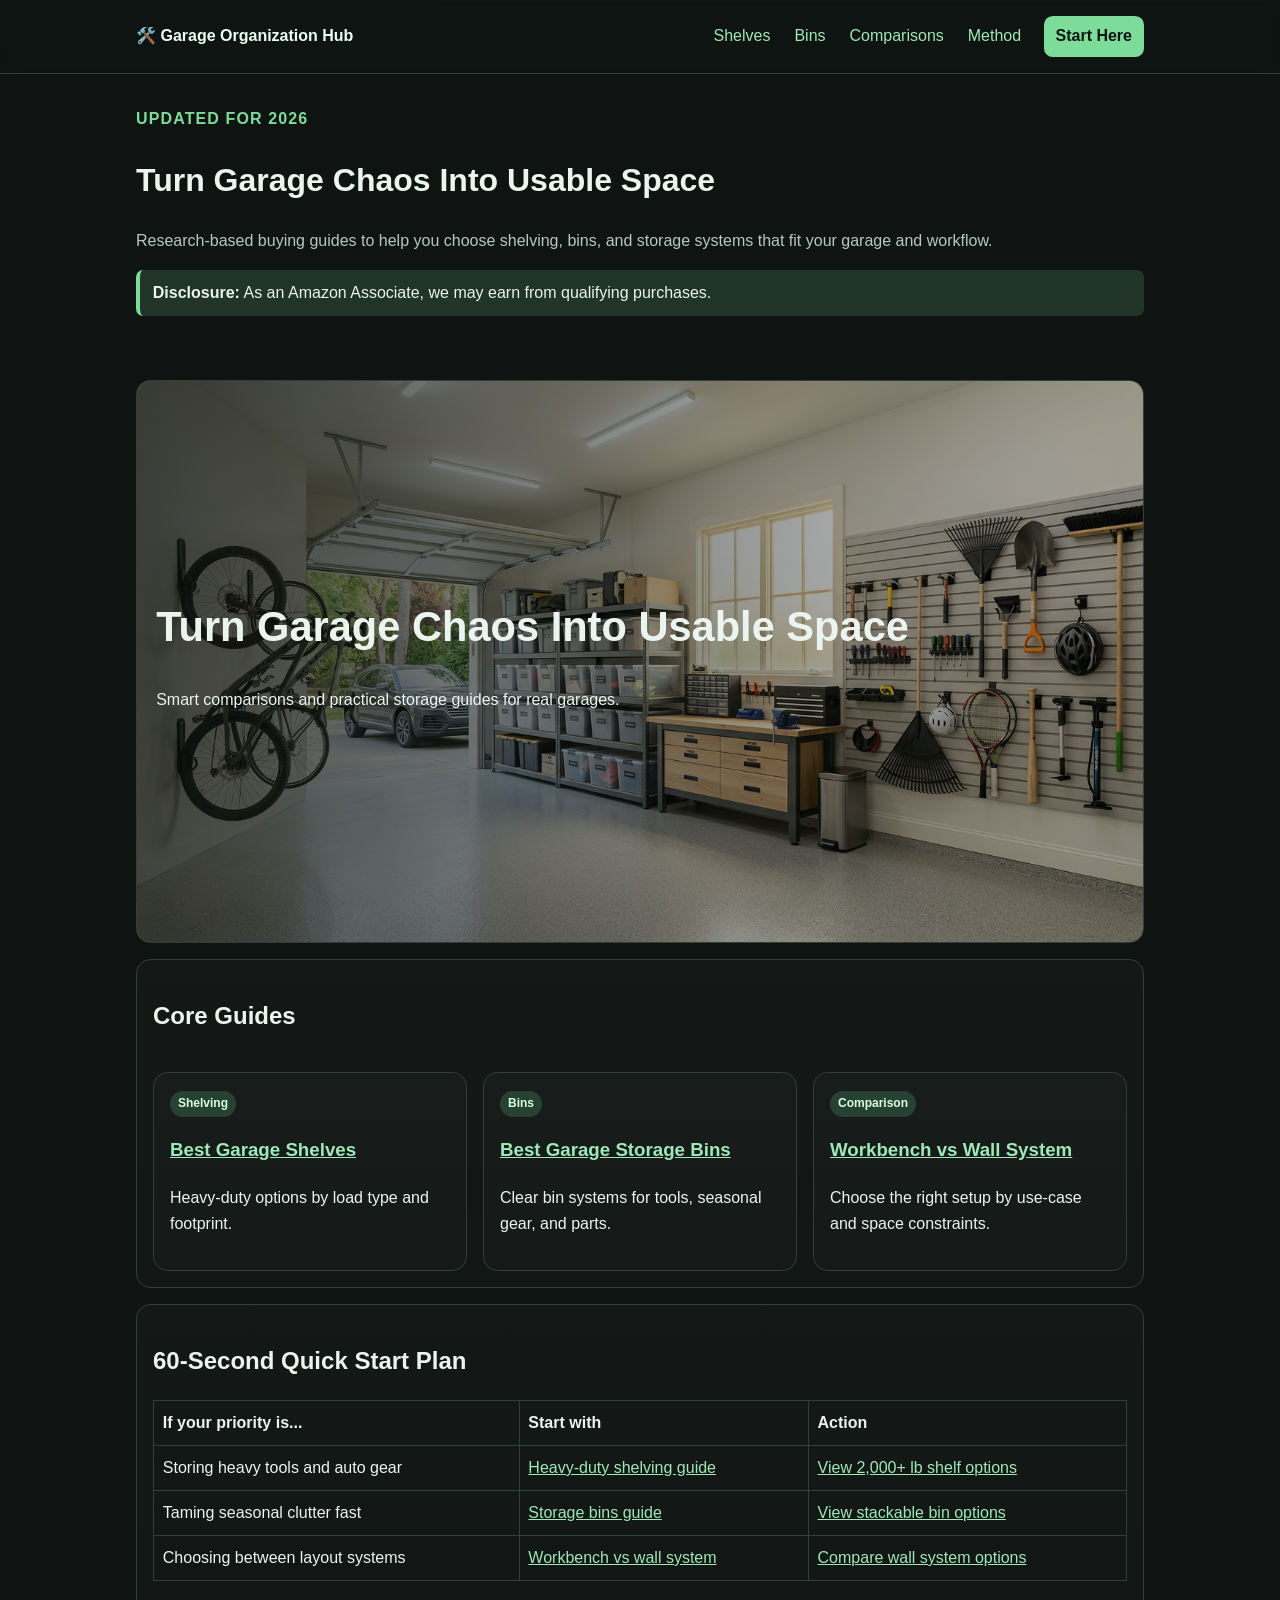
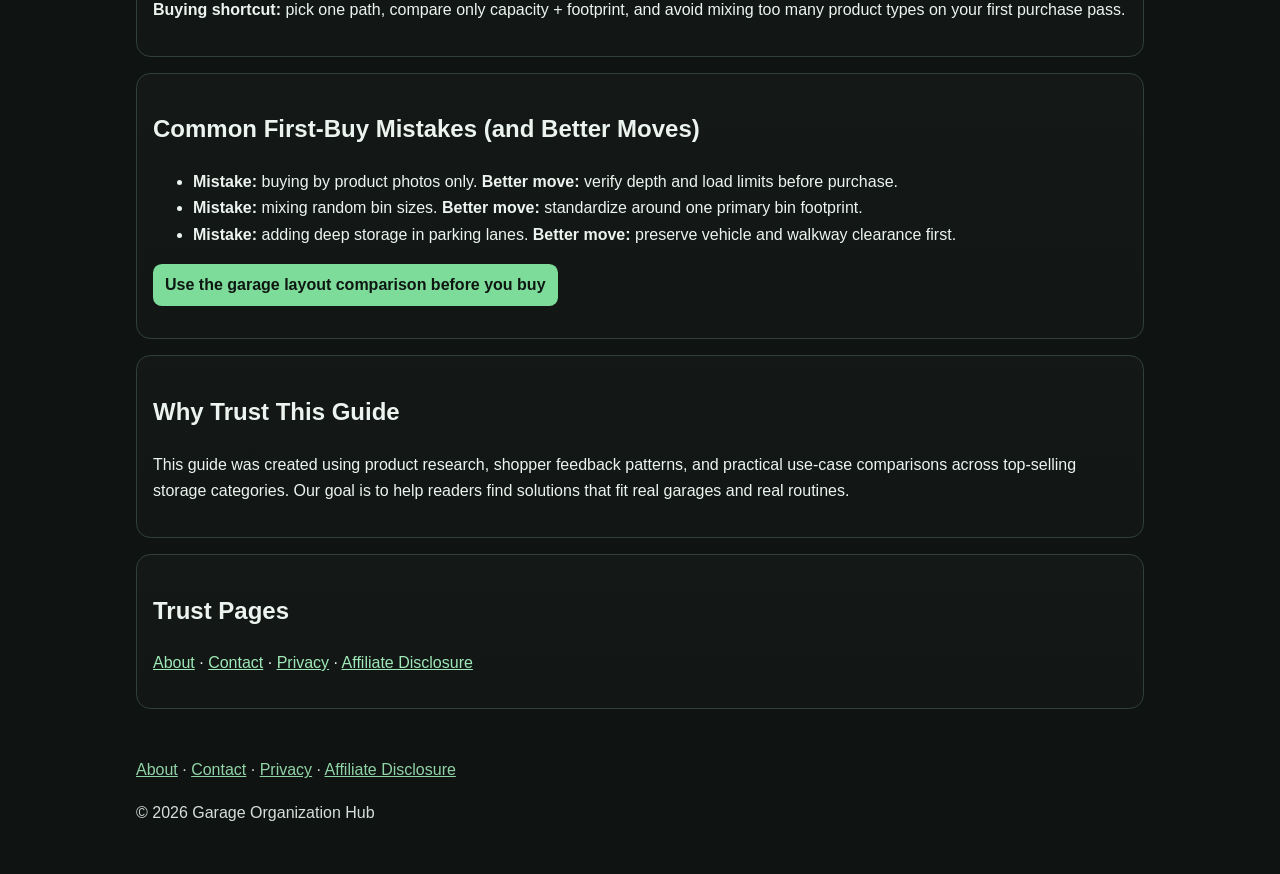
<file: index.html>
<!doctype html><html lang="en"><head>
<meta charset="utf-8"><meta name="viewport" content="width=device-width, initial-scale=1">
<title>Garage Organization Hub (2026) – Smarter Storage Ideas</title>
<meta name="description" content="Compare practical garage storage solutions including shelves, bins, and wall systems. Build an organized garage with buyer-focused recommendations.">
<link rel="canonical" href="https://virtualecommerceinc.com/Garage-organization/">
<link rel="stylesheet" href="styles.css">
<!-- Google tag (gtag.js) -->
<script async src="https://www.googletagmanager.com/gtag/js?id=G-3Q57QH82ZM"></script>
<script>
 window.dataLayer = window.dataLayer || [];
 function gtag(){dataLayer.push(arguments);} 
 gtag("js", new Date());
 gtag("config", "G-3Q57QH82ZM");
</script>
<script type="application/ld+json">{"@context":"https://schema.org","@type":"WebSite","name":"Garage Organization Hub","url":"https://virtualecommerceinc.com/Garage-organization/"}</script>
<script type="application/ld+json">{"@context":"https://schema.org","@type":"Organization","name":"Garage Organization Hub","url":"https://virtualecommerceinc.com/Garage-organization/"}</script>
<script type="application/ld+json">{"@context":"https://schema.org","@type":"FAQPage","mainEntity":[{"@type":"Question","name":"What should I buy first to organize a garage quickly?","acceptedAnswer":{"@type":"Answer","text":"For most garages, start with a heavy-duty shelf or wall shelf for vertical storage, then add matching bins so items are grouped and labeled."}},{"@type":"Question","name":"Should I prioritize shelves, bins, or wall systems?","acceptedAnswer":{"@type":"Answer","text":"Prioritize shelves for high-capacity storage, bins for repeatable categorization, and wall systems when floor space is limited."}},{"@type":"Question","name":"How do I avoid buying the wrong storage setup?","acceptedAnswer":{"@type":"Answer","text":"Choose by garage constraints first: available depth, load weight, and parking clearance. Then compare only options that match those limits."}}]}</script>
</head><body>
<div class="top-nav-wrap"><div class="wrap top-nav"><a class="brand" href="index.html">🛠️ Garage Organization Hub</a><nav class="top-links"><a href="best-garage-shelves.html">Shelves</a><a href="best-garage-storage-bins.html">Bins</a><a href="workbench-vs-wall-system.html">Comparisons</a><a href="about.html">Method</a></nav><a class="top-cta" href="best-garage-shelves.html">Start Here</a></div></div>
<header class="wrap hero"><p class="eyebrow">Updated for 2026</p><h1>Turn Garage Chaos Into Usable Space</h1><p class="sub">Research-based buying guides to help you choose shelving, bins, and storage systems that fit your garage and workflow.</p><p class="disclosure"><strong>Disclosure:</strong> As an Amazon Associate, we may earn from qualifying purchases.</p></header>
<main class="wrap">
<section class="hero-banner"><img src="assets/garage_hero.png" alt="Organized garage with shelving and storage bins" loading="eager" /><div class="hero-overlay"><h1>Turn Garage Chaos Into Usable Space</h1><p>Smart comparisons and practical storage guides for real garages.</p></div></section>
<section class="panel"><h2>Core Guides</h2><div class="grid"><article class="card"><span class="badge">Shelving</span><h3><a href="best-garage-shelves.html">Best Garage Shelves</a></h3><p>Heavy-duty options by load type and footprint.</p></article><article class="card"><span class="badge">Bins</span><h3><a href="best-garage-storage-bins.html">Best Garage Storage Bins</a></h3><p>Clear bin systems for tools, seasonal gear, and parts.</p></article><article class="card"><span class="badge">Comparison</span><h3><a href="workbench-vs-wall-system.html">Workbench vs Wall System</a></h3><p>Choose the right setup by use-case and space constraints.</p></article></div></section>

<section class="panel"><h2>60-Second Quick Start Plan</h2>
<table><thead><tr><th>If your priority is...</th><th>Start with</th><th>Action</th></tr></thead><tbody>
<tr><td>Storing heavy tools and auto gear</td><td><a href="best-garage-shelves.html">Heavy-duty shelving guide</a></td><td><a rel="nofollow sponsored" href="https://www.amazon.com/s?k=garage+shelving+2000+lb+capacity&tag=garageorg-20">View 2,000+ lb shelf options</a></td></tr>
<tr><td>Taming seasonal clutter fast</td><td><a href="best-garage-storage-bins.html">Storage bins guide</a></td><td><a rel="nofollow sponsored" href="https://www.amazon.com/s?k=heavy+duty+stackable+storage+bins+with+lids&tag=garageorg-20">View stackable bin options</a></td></tr>
<tr><td>Choosing between layout systems</td><td><a href="workbench-vs-wall-system.html">Workbench vs wall system</a></td><td><a rel="nofollow sponsored" href="https://www.amazon.com/s?k=garage+wall+organization+system&tag=garageorg-20">Compare wall system options</a></td></tr>
</tbody></table>
<p><strong>Buying shortcut:</strong> pick one path, compare only capacity + footprint, and avoid mixing too many product types on your first purchase pass.</p>
</section>

<section class="panel"><h2>Common First-Buy Mistakes (and Better Moves)</h2>
<ul>
<li><strong>Mistake:</strong> buying by product photos only. <strong>Better move:</strong> verify depth and load limits before purchase.</li>
<li><strong>Mistake:</strong> mixing random bin sizes. <strong>Better move:</strong> standardize around one primary bin footprint.</li>
<li><strong>Mistake:</strong> adding deep storage in parking lanes. <strong>Better move:</strong> preserve vehicle and walkway clearance first.</li>
</ul>
<p><a class="cta-btn" href="workbench-vs-wall-system.html">Use the garage layout comparison before you buy</a></p>
</section>

<section class="panel"><h2>Why Trust This Guide</h2><p>This guide was created using product research, shopper feedback patterns, and practical use-case comparisons across top-selling storage categories. Our goal is to help readers find solutions that fit real garages and real routines.</p></section>
<section class="panel"><h2>Trust Pages</h2><p><a href="about.html">About</a> · <a href="contact.html">Contact</a> · <a href="privacy.html">Privacy</a> · <a href="affiliate-disclosure.html">Affiliate Disclosure</a></p></section>
</main><footer class="wrap footer">
  <p><a href="about.html">About</a> · <a href="contact.html">Contact</a> · <a href="privacy.html">Privacy</a> · <a href="affiliate-disclosure.html">Affiliate Disclosure</a></p>
  <p>© 2026 Garage Organization Hub</p>
</footer>
</body></html>
</file>
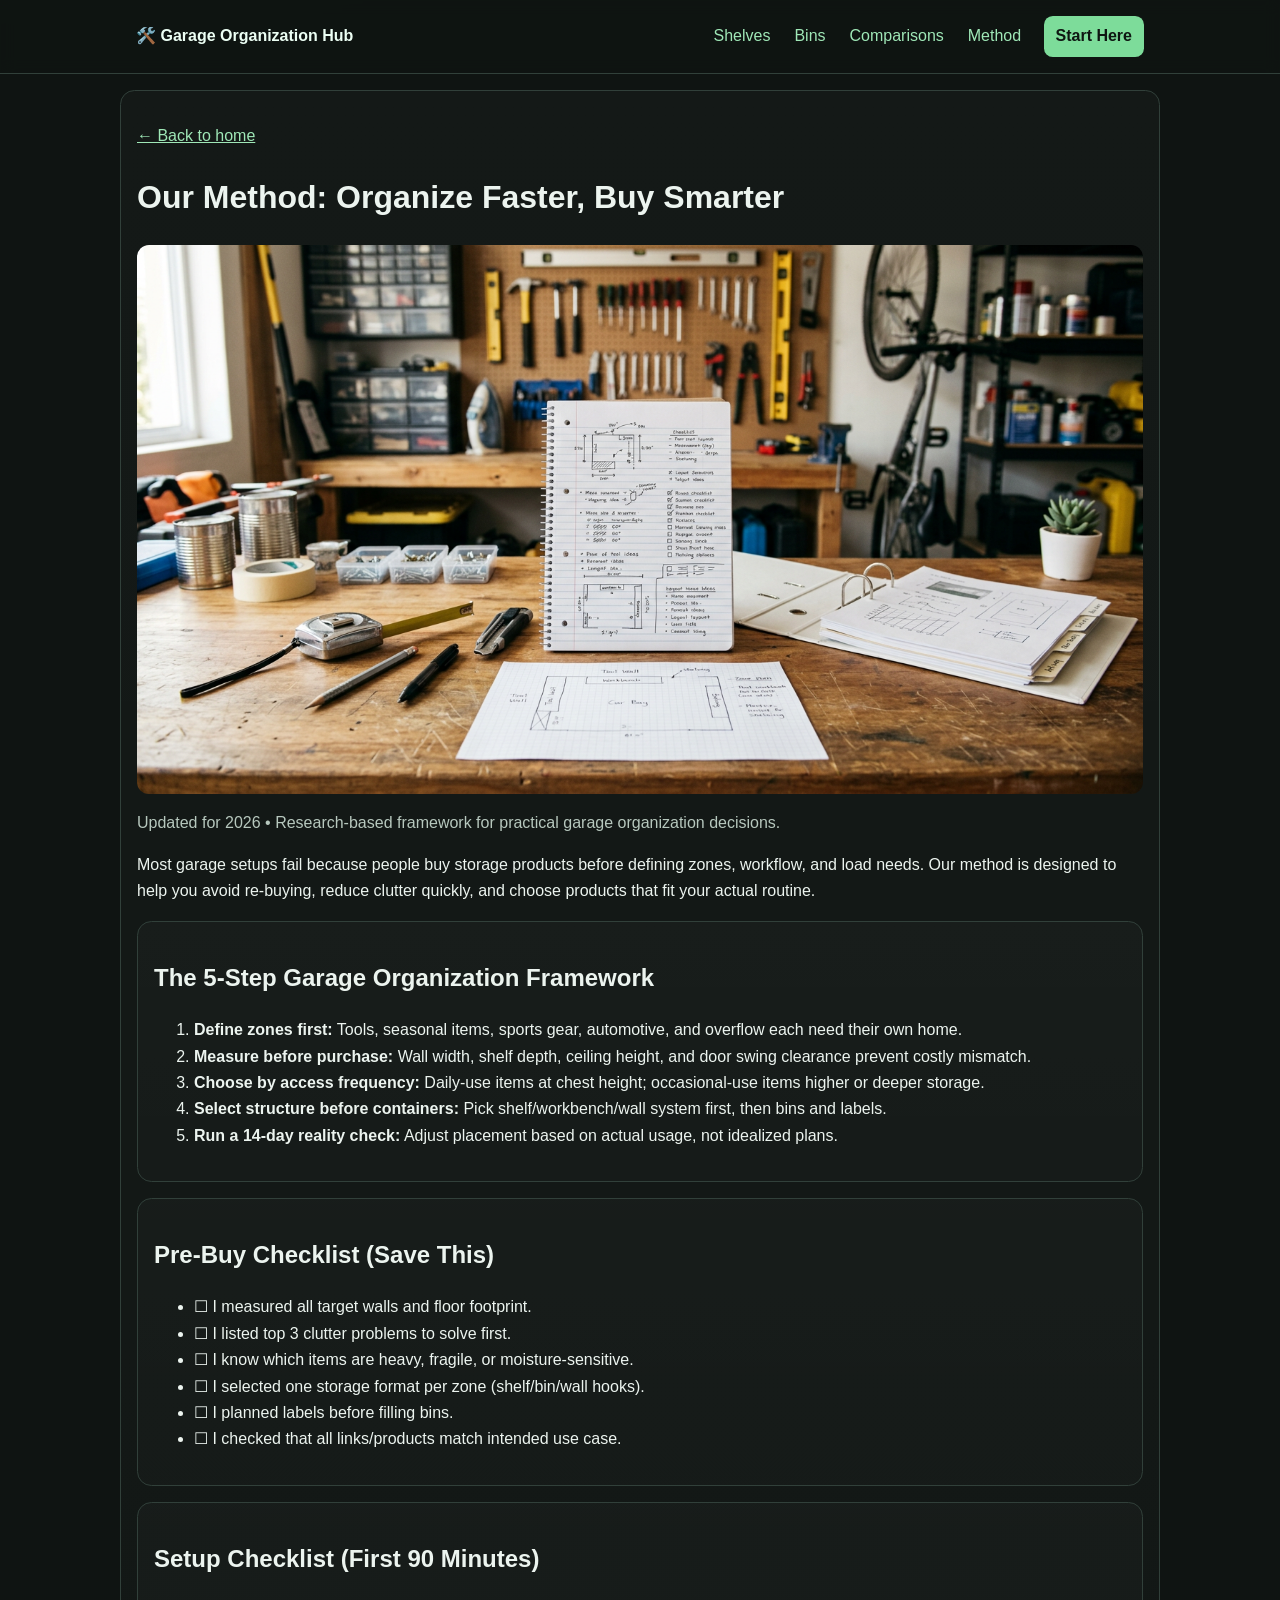
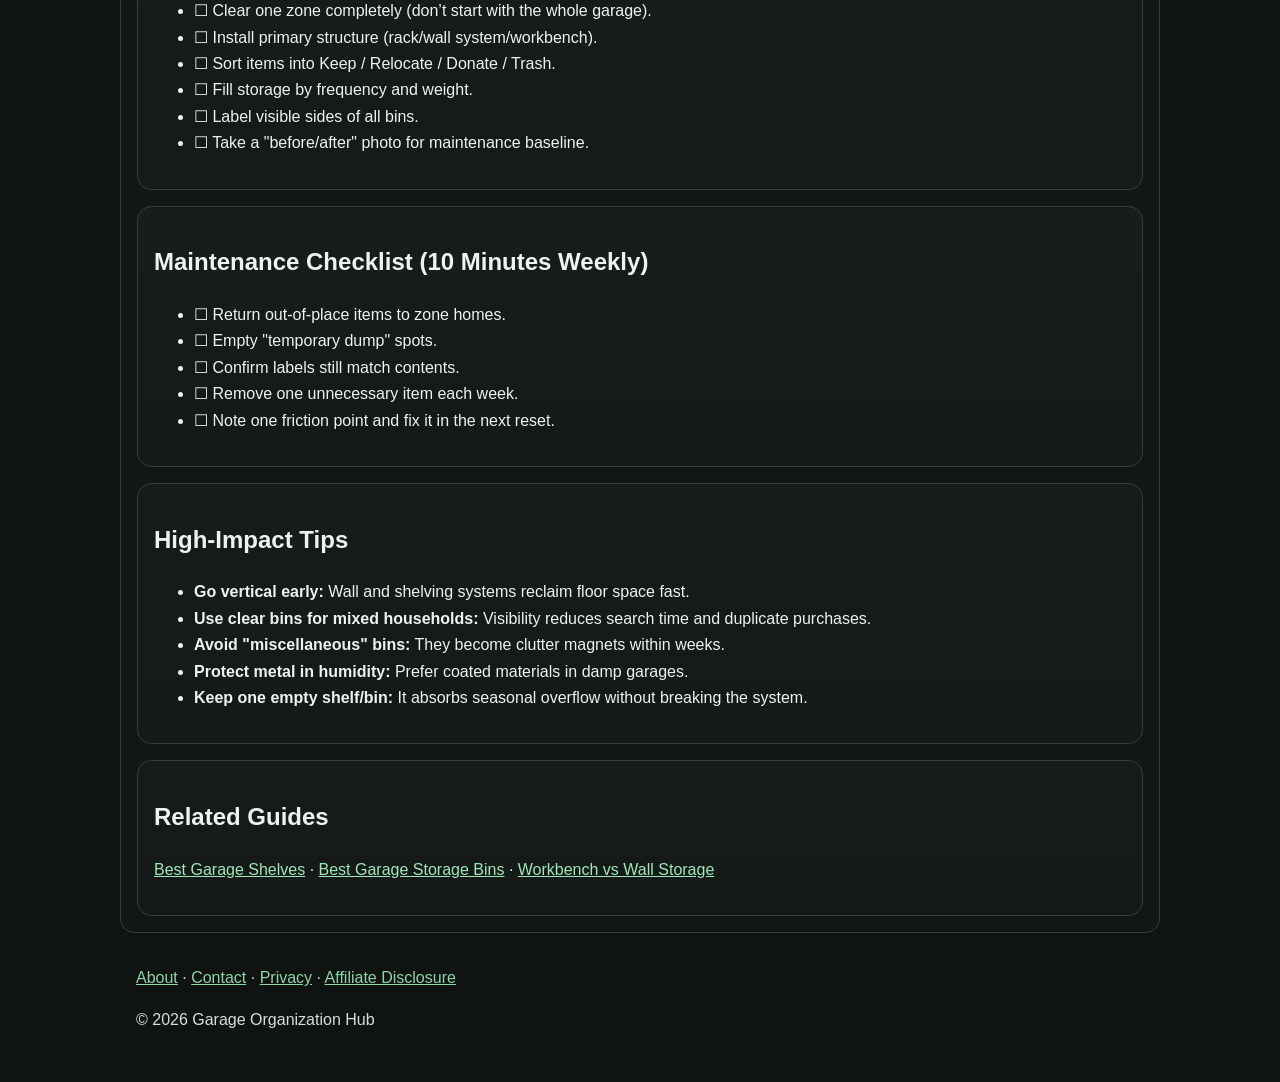
<file: about.html>
<!doctype html><html lang="en"><head><meta charset="utf-8"><meta name="viewport" content="width=device-width, initial-scale=1">
<title>Method Page (2026) – How We Build Better Garage Systems</title>
<meta name="description" content="Learn the Garage Organization Hub method: practical planning framework, checklists, and implementation tips to organize any garage with less trial and error.">
<link rel="canonical" href="https://virtualecommerceinc.com/Garage-organization/about.html"><link rel="stylesheet" href="styles.css">
<!-- Google tag (gtag.js) -->
<script async src="https://www.googletagmanager.com/gtag/js?id=G-3Q57QH82ZM"></script>
<script>
 window.dataLayer = window.dataLayer || [];
 function gtag(){dataLayer.push(arguments);} 
 gtag("js", new Date());
 gtag("config", "G-3Q57QH82ZM");
</script>
<script type="application/ld+json">{"@context":"https://schema.org","@type":"BreadcrumbList","itemListElement":[{"@type":"ListItem","position":1,"name":"Home","item":"https://virtualecommerceinc.com/Garage-organization/"},{"@type":"ListItem","position":2,"name":"Method","item":"https://virtualecommerceinc.com/Garage-organization/about.html"}]}</script>
</head><body><div class="top-nav-wrap"><div class="wrap top-nav"><a class="brand" href="index.html">🛠️ Garage Organization Hub</a><nav class="top-links"><a href="best-garage-shelves.html">Shelves</a><a href="best-garage-storage-bins.html">Bins</a><a href="workbench-vs-wall-system.html">Comparisons</a><a href="about.html">Method</a></nav><a class="top-cta" href="best-garage-shelves.html">Start Here</a></div></div>
<main class="wrap content"><p><a href="index.html">← Back to home</a></p><h1>Our Method: Organize Faster, Buy Smarter</h1>
<section class="guide-hero"><img src="assets/garage_about.png" alt="Garage planning desk with checklist and storage layout notes" loading="lazy" /></section>

<p class="sub">Updated for 2026 • Research-based framework for practical garage organization decisions.</p>
<p>Most garage setups fail because people buy storage products before defining zones, workflow, and load needs. Our method is designed to help you avoid re-buying, reduce clutter quickly, and choose products that fit your actual routine.</p>

<section class="panel">
  <h2>The 5-Step Garage Organization Framework</h2>
  <ol>
    <li><strong>Define zones first:</strong> Tools, seasonal items, sports gear, automotive, and overflow each need their own home.</li>
    <li><strong>Measure before purchase:</strong> Wall width, shelf depth, ceiling height, and door swing clearance prevent costly mismatch.</li>
    <li><strong>Choose by access frequency:</strong> Daily-use items at chest height; occasional-use items higher or deeper storage.</li>
    <li><strong>Select structure before containers:</strong> Pick shelf/workbench/wall system first, then bins and labels.</li>
    <li><strong>Run a 14-day reality check:</strong> Adjust placement based on actual usage, not idealized plans.</li>
  </ol>
</section>

<section class="panel">
  <h2>Pre-Buy Checklist (Save This)</h2>
  <ul>
    <li>☐ I measured all target walls and floor footprint.</li>
    <li>☐ I listed top 3 clutter problems to solve first.</li>
    <li>☐ I know which items are heavy, fragile, or moisture-sensitive.</li>
    <li>☐ I selected one storage format per zone (shelf/bin/wall hooks).</li>
    <li>☐ I planned labels before filling bins.</li>
    <li>☐ I checked that all links/products match intended use case.</li>
  </ul>
</section>

<section class="panel">
  <h2>Setup Checklist (First 90 Minutes)</h2>
  <ul>
    <li>☐ Clear one zone completely (don’t start with the whole garage).</li>
    <li>☐ Install primary structure (rack/wall system/workbench).</li>
    <li>☐ Sort items into Keep / Relocate / Donate / Trash.</li>
    <li>☐ Fill storage by frequency and weight.</li>
    <li>☐ Label visible sides of all bins.</li>
    <li>☐ Take a "before/after" photo for maintenance baseline.</li>
  </ul>
</section>

<section class="panel">
  <h2>Maintenance Checklist (10 Minutes Weekly)</h2>
  <ul>
    <li>☐ Return out-of-place items to zone homes.</li>
    <li>☐ Empty "temporary dump" spots.</li>
    <li>☐ Confirm labels still match contents.</li>
    <li>☐ Remove one unnecessary item each week.</li>
    <li>☐ Note one friction point and fix it in the next reset.</li>
  </ul>
</section>

<section class="panel">
  <h2>High-Impact Tips</h2>
  <ul>
    <li><strong>Go vertical early:</strong> Wall and shelving systems reclaim floor space fast.</li>
    <li><strong>Use clear bins for mixed households:</strong> Visibility reduces search time and duplicate purchases.</li>
    <li><strong>Avoid "miscellaneous" bins:</strong> They become clutter magnets within weeks.</li>
    <li><strong>Protect metal in humidity:</strong> Prefer coated materials in damp garages.</li>
    <li><strong>Keep one empty shelf/bin:</strong> It absorbs seasonal overflow without breaking the system.</li>
  </ul>
</section>

<section class="panel">
  <h2>Related Guides</h2>
  <p><a href="best-garage-shelves.html">Best Garage Shelves</a> · <a href="best-garage-storage-bins.html">Best Garage Storage Bins</a> · <a href="workbench-vs-wall-system.html">Workbench vs Wall Storage</a></p>
</section>
</main>
<footer class="wrap footer">
  <p><a href="about.html">About</a> · <a href="contact.html">Contact</a> · <a href="privacy.html">Privacy</a> · <a href="affiliate-disclosure.html">Affiliate Disclosure</a></p>
  <p>© 2026 Garage Organization Hub</p>
</footer>
</body></html>
</file>
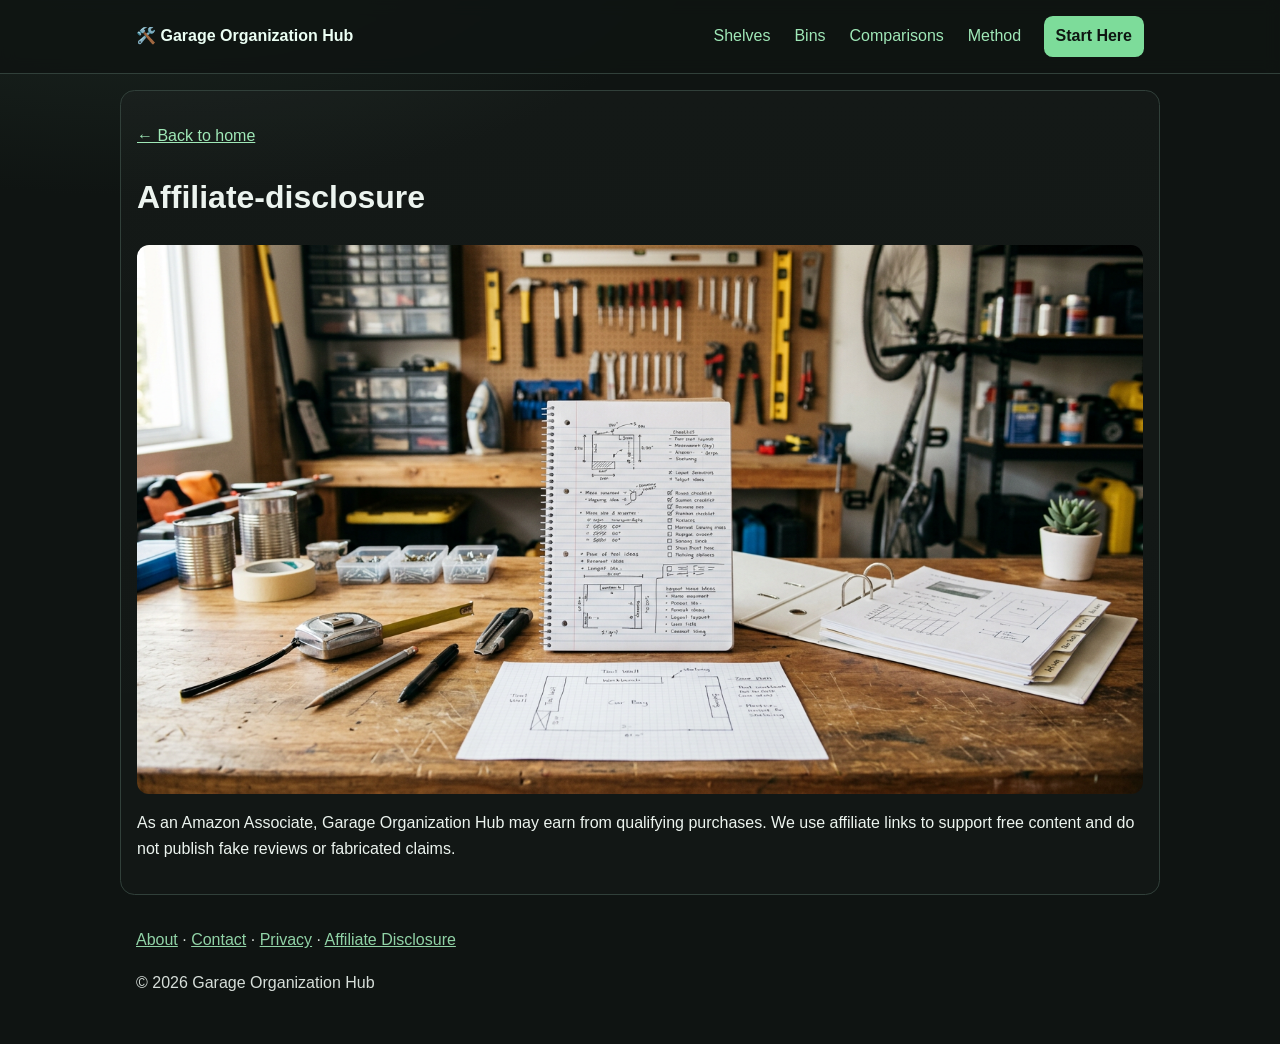
<file: affiliate-disclosure.html>
<!doctype html><html lang="en"><head><meta charset="utf-8"><meta name="viewport" content="width=device-width, initial-scale=1">
<title>Affiliate-disclosure | Garage Organization Hub</title>
<meta name="description" content="Affiliate-disclosure information for Garage Organization Hub.">
<link rel="canonical" href="https://virtualecommerceinc.com/Garage-organization/affiliate-disclosure.html"><link rel="stylesheet" href="styles.css"><!-- Google tag (gtag.js) -->
<script async src="https://www.googletagmanager.com/gtag/js?id=G-3Q57QH82ZM"></script>
<script>
 window.dataLayer = window.dataLayer || [];
 function gtag(){dataLayer.push(arguments);} 
 gtag("js", new Date());
 gtag("config", "G-3Q57QH82ZM");
</script>
</head><body><div class="top-nav-wrap"><div class="wrap top-nav"><a class="brand" href="index.html">🛠️ Garage Organization Hub</a><nav class="top-links"><a href="best-garage-shelves.html">Shelves</a><a href="best-garage-storage-bins.html">Bins</a><a href="workbench-vs-wall-system.html">Comparisons</a><a href="about.html">Method</a></nav><a class="top-cta" href="best-garage-shelves.html">Start Here</a></div></div><main class="wrap content"><p><a href="index.html">← Back to home</a></p><h1>Affiliate-disclosure</h1>
<section class="guide-hero"><img src="assets/garage_about.png" alt="affiliate disclosure page visual" loading="lazy" /></section>
<p>As an Amazon Associate, Garage Organization Hub may earn from qualifying purchases. We use affiliate links to support free content and do not publish fake reviews or fabricated claims.</p></main>
<footer class="wrap footer">
  <p><a href="about.html">About</a> · <a href="contact.html">Contact</a> · <a href="privacy.html">Privacy</a> · <a href="affiliate-disclosure.html">Affiliate Disclosure</a></p>
  <p>© 2026 Garage Organization Hub</p>
</footer>
</body></html>
</file>
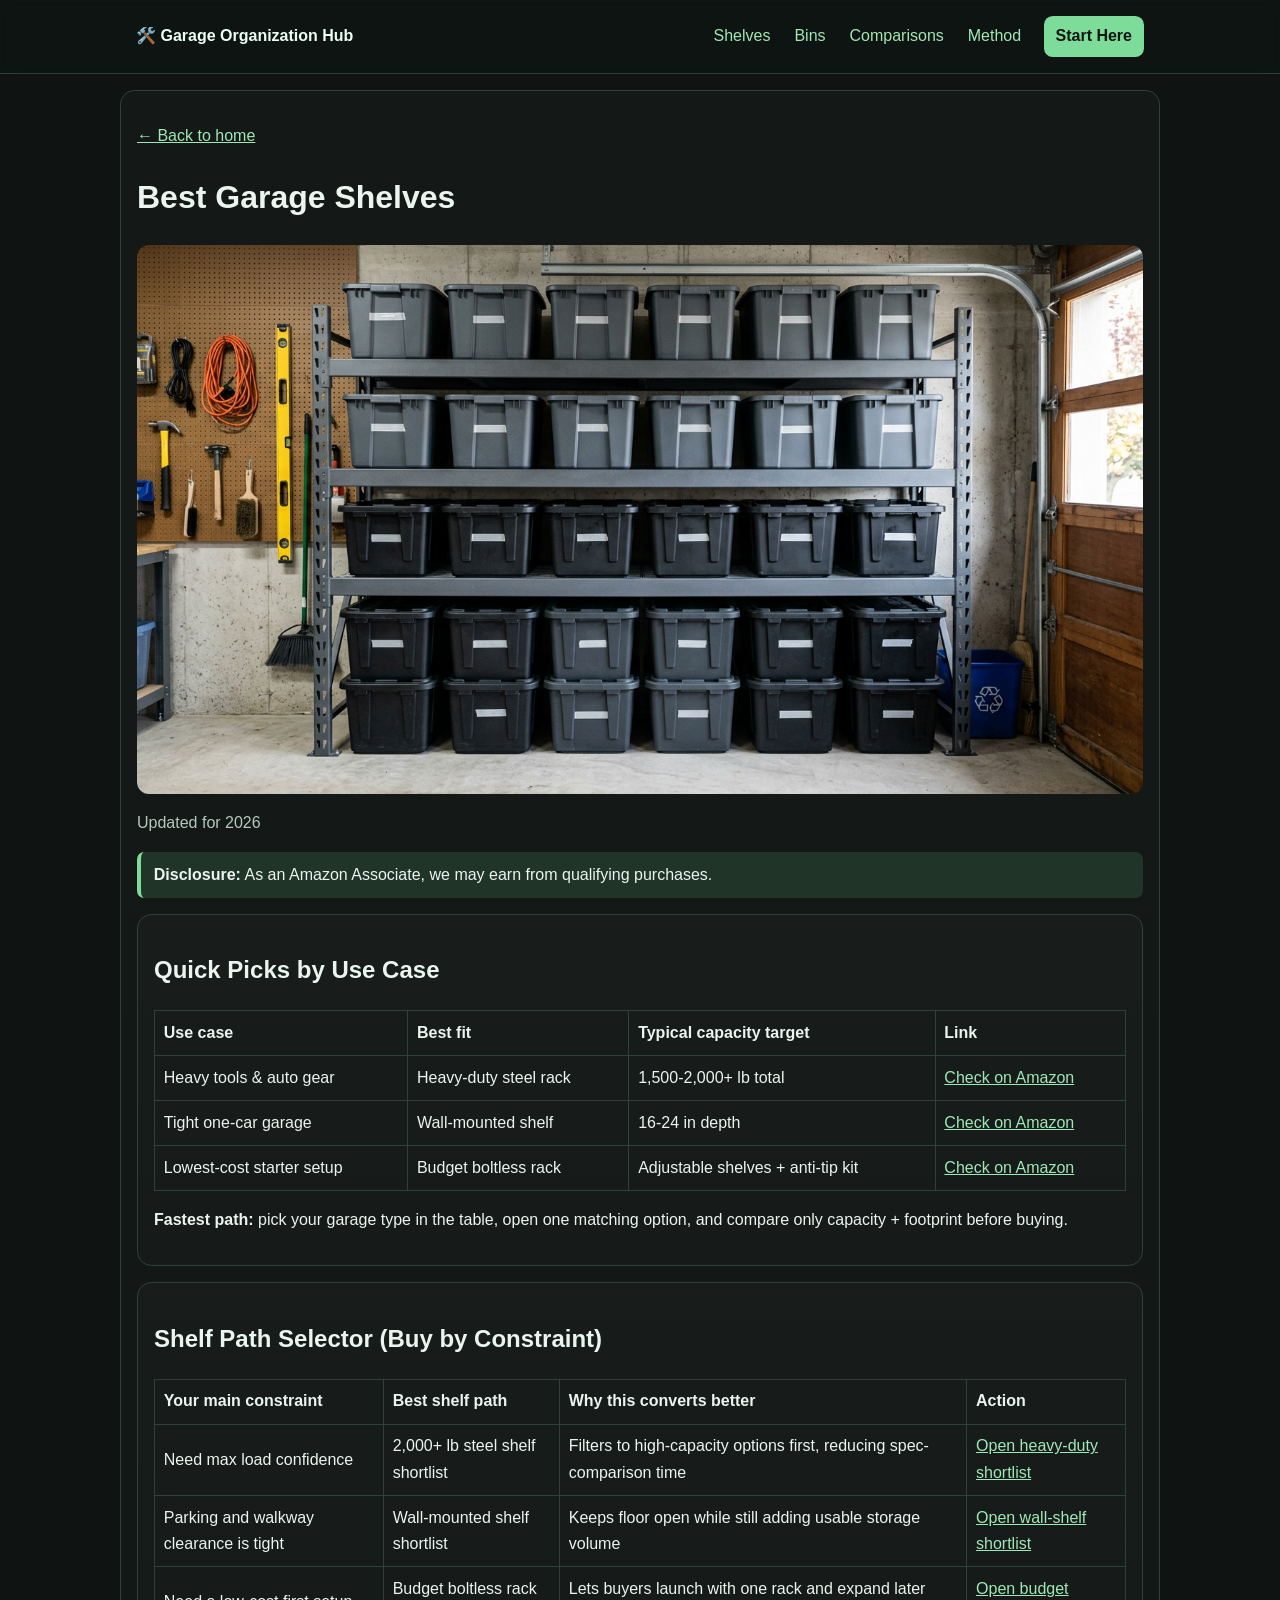
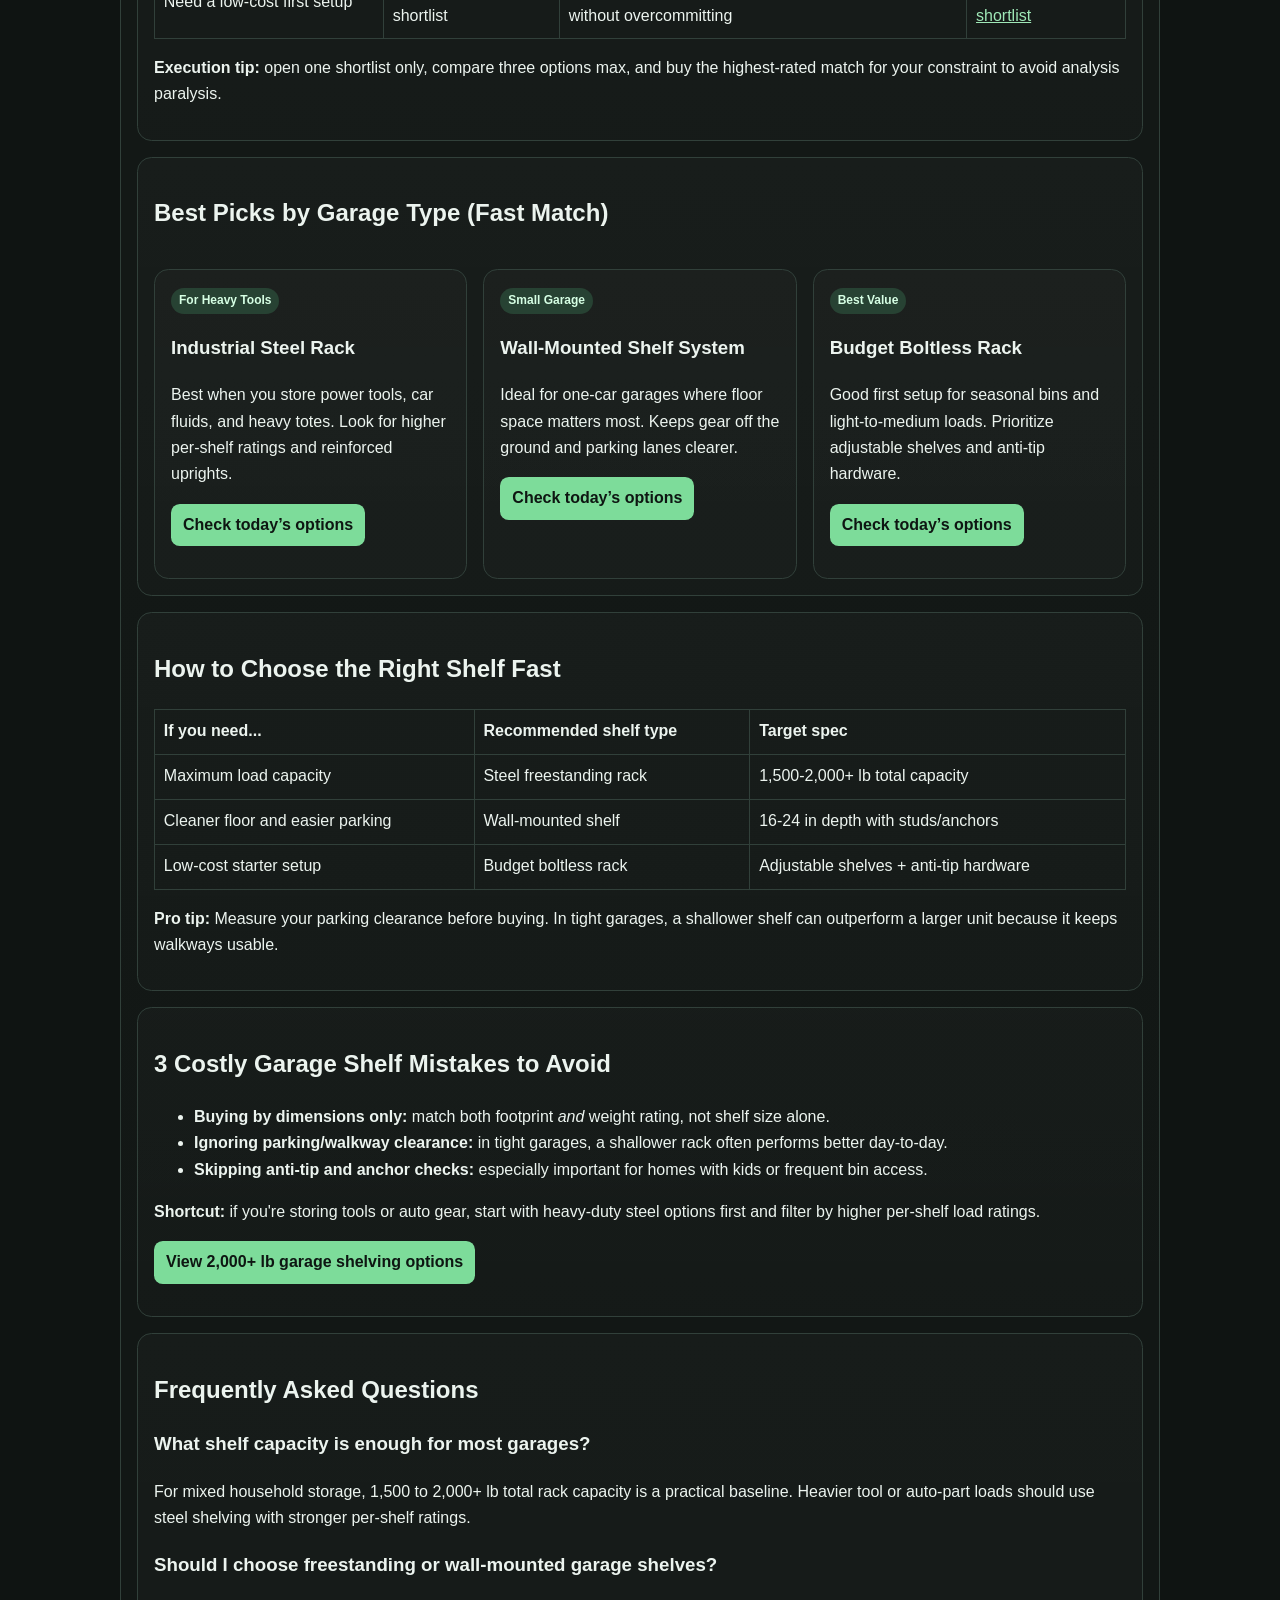
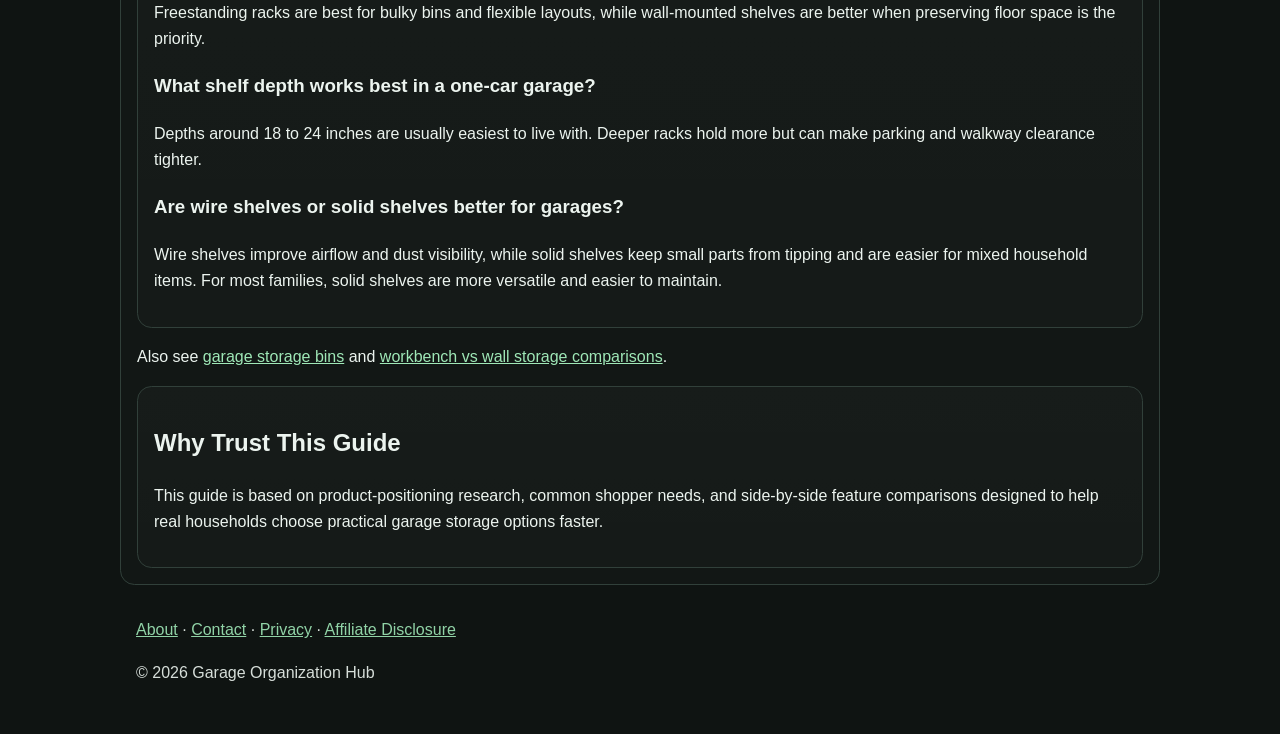
<file: best-garage-shelves.html>
<!doctype html><html lang="en"><head><meta charset="utf-8"><meta name="viewport" content="width=device-width, initial-scale=1">
<title>Best Garage Shelves (2026) – Heavy-Duty Storage Picks</title>
<meta name="description" content="Compare top garage shelving options by weight capacity, footprint, and use-case. Find practical heavy-duty storage systems for cleaner garages.">
<link rel="canonical" href="https://virtualecommerceinc.com/Garage-organization/best-garage-shelves.html"><link rel="stylesheet" href="styles.css"><!-- Google tag (gtag.js) -->
<script async src="https://www.googletagmanager.com/gtag/js?id=G-3Q57QH82ZM"></script>
<script>
 window.dataLayer = window.dataLayer || [];
 function gtag(){dataLayer.push(arguments);} 
 gtag("js", new Date());
 gtag("config", "G-3Q57QH82ZM");
</script>
<script type="application/ld+json">{"@context":"https://schema.org","@type":"BreadcrumbList","itemListElement":[{"@type":"ListItem","position":1,"name":"Home","item":"https://virtualecommerceinc.com/Garage-organization/"},{"@type":"ListItem","position":2,"name":"Best Garage Shelves","item":"https://virtualecommerceinc.com/Garage-organization/best-garage-shelves.html"}]}</script>
<script type="application/ld+json">{"@context":"https://schema.org","@type":"ItemList","name":"Best Garage Shelf Paths by Buyer Intent","itemListElement":[{"@type":"ListItem","position":1,"name":"Heavy-Duty Steel Rack (Tool-Heavy Garages)","url":"https://www.amazon.com/s?k=garage+shelving+2000+lb+capacity&tag=garageorg-20"},{"@type":"ListItem","position":2,"name":"Wall-Mounted Shelf System (Tight Parking Lanes)","url":"https://www.amazon.com/s?k=garage+wall+mounted+shelf+system&tag=garageorg-20"},{"@type":"ListItem","position":3,"name":"Budget Boltless Rack (Starter Setup)","url":"https://www.amazon.com/s?k=boltless+garage+shelving+unit&tag=garageorg-20"}]}</script>
<script type="application/ld+json">{"@context":"https://schema.org","@type":"FAQPage","mainEntity":[{"@type":"Question","name":"What shelf capacity is enough for most garages?","acceptedAnswer":{"@type":"Answer","text":"For mixed household storage, 1,500 to 2,000+ lb total rack capacity is a practical baseline. Heavier tool or auto-part loads should use steel shelving with stronger per-shelf ratings."}},{"@type":"Question","name":"Should I choose freestanding or wall-mounted garage shelves?","acceptedAnswer":{"@type":"Answer","text":"Freestanding racks are best for bulky bins and flexible layouts, while wall-mounted shelves are better when preserving floor space is the priority."}},{"@type":"Question","name":"What shelf depth works best in a one-car garage?","acceptedAnswer":{"@type":"Answer","text":"Depths around 18 to 24 inches are usually easiest to live with. Deeper racks hold more but can make parking and walkway clearance tighter."}},{"@type":"Question","name":"Are wire shelves or solid shelves better for garages?","acceptedAnswer":{"@type":"Answer","text":"Wire shelves improve airflow and dust visibility, while solid shelves keep small parts from tipping and are easier for mixed household items. For most families, solid shelves are more versatile and easier to maintain."}}]}</script>
</head><body><div class="top-nav-wrap"><div class="wrap top-nav"><a class="brand" href="index.html">🛠️ Garage Organization Hub</a><nav class="top-links"><a href="best-garage-shelves.html">Shelves</a><a href="best-garage-storage-bins.html">Bins</a><a href="workbench-vs-wall-system.html">Comparisons</a><a href="about.html">Method</a></nav><a class="top-cta" href="best-garage-shelves.html">Start Here</a></div></div><main class="wrap content">
<p><a href="index.html">← Back to home</a></p><h1>Best Garage Shelves</h1>
<section class="guide-hero"><img src="assets/garage_shelves.png" alt="best garage shelves page visual" loading="lazy" /></section>
<p class="sub">Updated for 2026</p><p class="disclosure"><strong>Disclosure:</strong> As an Amazon Associate, we may earn from qualifying purchases.</p>

<section class="panel"><h2>Quick Picks by Use Case</h2>
<table><thead><tr><th>Use case</th><th>Best fit</th><th>Typical capacity target</th><th>Link</th></tr></thead><tbody>
<tr><td>Heavy tools & auto gear</td><td>Heavy-duty steel rack</td><td>1,500-2,000+ lb total</td><td><a rel="nofollow sponsored" href="https://www.amazon.com/s?k=heavy+duty+garage+shelving+unit&tag=garageorg-20">Check on Amazon</a></td></tr>
<tr><td>Tight one-car garage</td><td>Wall-mounted shelf</td><td>16-24 in depth</td><td><a rel="nofollow sponsored" href="https://www.amazon.com/s?k=garage+wall+mounted+shelf&tag=garageorg-20">Check on Amazon</a></td></tr>
<tr><td>Lowest-cost starter setup</td><td>Budget boltless rack</td><td>Adjustable shelves + anti-tip kit</td><td><a rel="nofollow sponsored" href="https://www.amazon.com/s?k=budget+garage+shelving&tag=garageorg-20">Check on Amazon</a></td></tr>
</tbody></table>
<p><strong>Fastest path:</strong> pick your garage type in the table, open one matching option, and compare only capacity + footprint before buying.</p>
</section>

<section class="panel"><h2>Shelf Path Selector (Buy by Constraint)</h2>
<table><thead><tr><th>Your main constraint</th><th>Best shelf path</th><th>Why this converts better</th><th>Action</th></tr></thead><tbody>
<tr><td>Need max load confidence</td><td>2,000+ lb steel shelf shortlist</td><td>Filters to high-capacity options first, reducing spec-comparison time</td><td><a rel="nofollow sponsored" href="https://www.amazon.com/s?k=garage+shelving+2000+lb+capacity&tag=garageorg-20">Open heavy-duty shortlist</a></td></tr>
<tr><td>Parking and walkway clearance is tight</td><td>Wall-mounted shelf shortlist</td><td>Keeps floor open while still adding usable storage volume</td><td><a rel="nofollow sponsored" href="https://www.amazon.com/s?k=garage+wall+mounted+shelf+system&tag=garageorg-20">Open wall-shelf shortlist</a></td></tr>
<tr><td>Need a low-cost first setup</td><td>Budget boltless rack shortlist</td><td>Lets buyers launch with one rack and expand later without overcommitting</td><td><a rel="nofollow sponsored" href="https://www.amazon.com/s?k=boltless+garage+shelving+unit&tag=garageorg-20">Open budget shortlist</a></td></tr>
</tbody></table>
<p><strong>Execution tip:</strong> open one shortlist only, compare three options max, and buy the highest-rated match for your constraint to avoid analysis paralysis.</p>
</section>

<section class="panel"><h2>Best Picks by Garage Type (Fast Match)</h2>
<div class="grid">
<article class="card"><span class="badge">For Heavy Tools</span><h3>Industrial Steel Rack</h3><p>Best when you store power tools, car fluids, and heavy totes. Look for higher per-shelf ratings and reinforced uprights.</p><p><a class="cta-btn" rel="nofollow sponsored" href="https://www.amazon.com/s?k=industrial+steel+garage+shelving+unit&tag=garageorg-20">Check today’s options</a></p></article>
<article class="card"><span class="badge">Small Garage</span><h3>Wall-Mounted Shelf System</h3><p>Ideal for one-car garages where floor space matters most. Keeps gear off the ground and parking lanes clearer.</p><p><a class="cta-btn" rel="nofollow sponsored" href="https://www.amazon.com/s?k=garage+wall+mounted+shelf+system&tag=garageorg-20">Check today’s options</a></p></article>
<article class="card"><span class="badge">Best Value</span><h3>Budget Boltless Rack</h3><p>Good first setup for seasonal bins and light-to-medium loads. Prioritize adjustable shelves and anti-tip hardware.</p><p><a class="cta-btn" rel="nofollow sponsored" href="https://www.amazon.com/s?k=boltless+garage+shelving+unit&tag=garageorg-20">Check today’s options</a></p></article>
</div>
</section>

<section class="panel"><h2>How to Choose the Right Shelf Fast</h2>
<table><thead><tr><th>If you need...</th><th>Recommended shelf type</th><th>Target spec</th></tr></thead><tbody>
<tr><td>Maximum load capacity</td><td>Steel freestanding rack</td><td>1,500-2,000+ lb total capacity</td></tr>
<tr><td>Cleaner floor and easier parking</td><td>Wall-mounted shelf</td><td>16-24 in depth with studs/anchors</td></tr>
<tr><td>Low-cost starter setup</td><td>Budget boltless rack</td><td>Adjustable shelves + anti-tip hardware</td></tr>
</tbody></table>
<p><strong>Pro tip:</strong> Measure your parking clearance before buying. In tight garages, a shallower shelf can outperform a larger unit because it keeps walkways usable.</p>
</section>

<section class="panel"><h2>3 Costly Garage Shelf Mistakes to Avoid</h2>
<ul>
<li><strong>Buying by dimensions only:</strong> match both footprint <em>and</em> weight rating, not shelf size alone.</li>
<li><strong>Ignoring parking/walkway clearance:</strong> in tight garages, a shallower rack often performs better day-to-day.</li>
<li><strong>Skipping anti-tip and anchor checks:</strong> especially important for homes with kids or frequent bin access.</li>
</ul>
<p><strong>Shortcut:</strong> if you're storing tools or auto gear, start with heavy-duty steel options first and filter by higher per-shelf load ratings.</p>
<p><a class="cta-btn" rel="nofollow sponsored" href="https://www.amazon.com/s?k=garage+shelving+2000+lb+capacity&tag=garageorg-20">View 2,000+ lb garage shelving options</a></p>
</section>

<section class="panel"><h2>Frequently Asked Questions</h2>
<h3>What shelf capacity is enough for most garages?</h3>
<p>For mixed household storage, 1,500 to 2,000+ lb total rack capacity is a practical baseline. Heavier tool or auto-part loads should use steel shelving with stronger per-shelf ratings.</p>
<h3>Should I choose freestanding or wall-mounted garage shelves?</h3>
<p>Freestanding racks are best for bulky bins and flexible layouts, while wall-mounted shelves are better when preserving floor space is the priority.</p>
<h3>What shelf depth works best in a one-car garage?</h3>
<p>Depths around 18 to 24 inches are usually easiest to live with. Deeper racks hold more but can make parking and walkway clearance tighter.</p>
<h3>Are wire shelves or solid shelves better for garages?</h3>
<p>Wire shelves improve airflow and dust visibility, while solid shelves keep small parts from tipping and are easier for mixed household items. For most families, solid shelves are more versatile and easier to maintain.</p>
</section>

<p>Also see <a href="best-garage-storage-bins.html">garage storage bins</a> and <a href="workbench-vs-wall-system.html">workbench vs wall storage comparisons</a>.</p>

<section class="panel"><h2>Why Trust This Guide</h2><p>This guide is based on product-positioning research, common shopper needs, and side-by-side feature comparisons designed to help real households choose practical garage storage options faster.</p></section>
</main>
<footer class="wrap footer">
  <p><a href="about.html">About</a> · <a href="contact.html">Contact</a> · <a href="privacy.html">Privacy</a> · <a href="affiliate-disclosure.html">Affiliate Disclosure</a></p>
  <p>© 2026 Garage Organization Hub</p>
</footer>
</body></html>
</file>
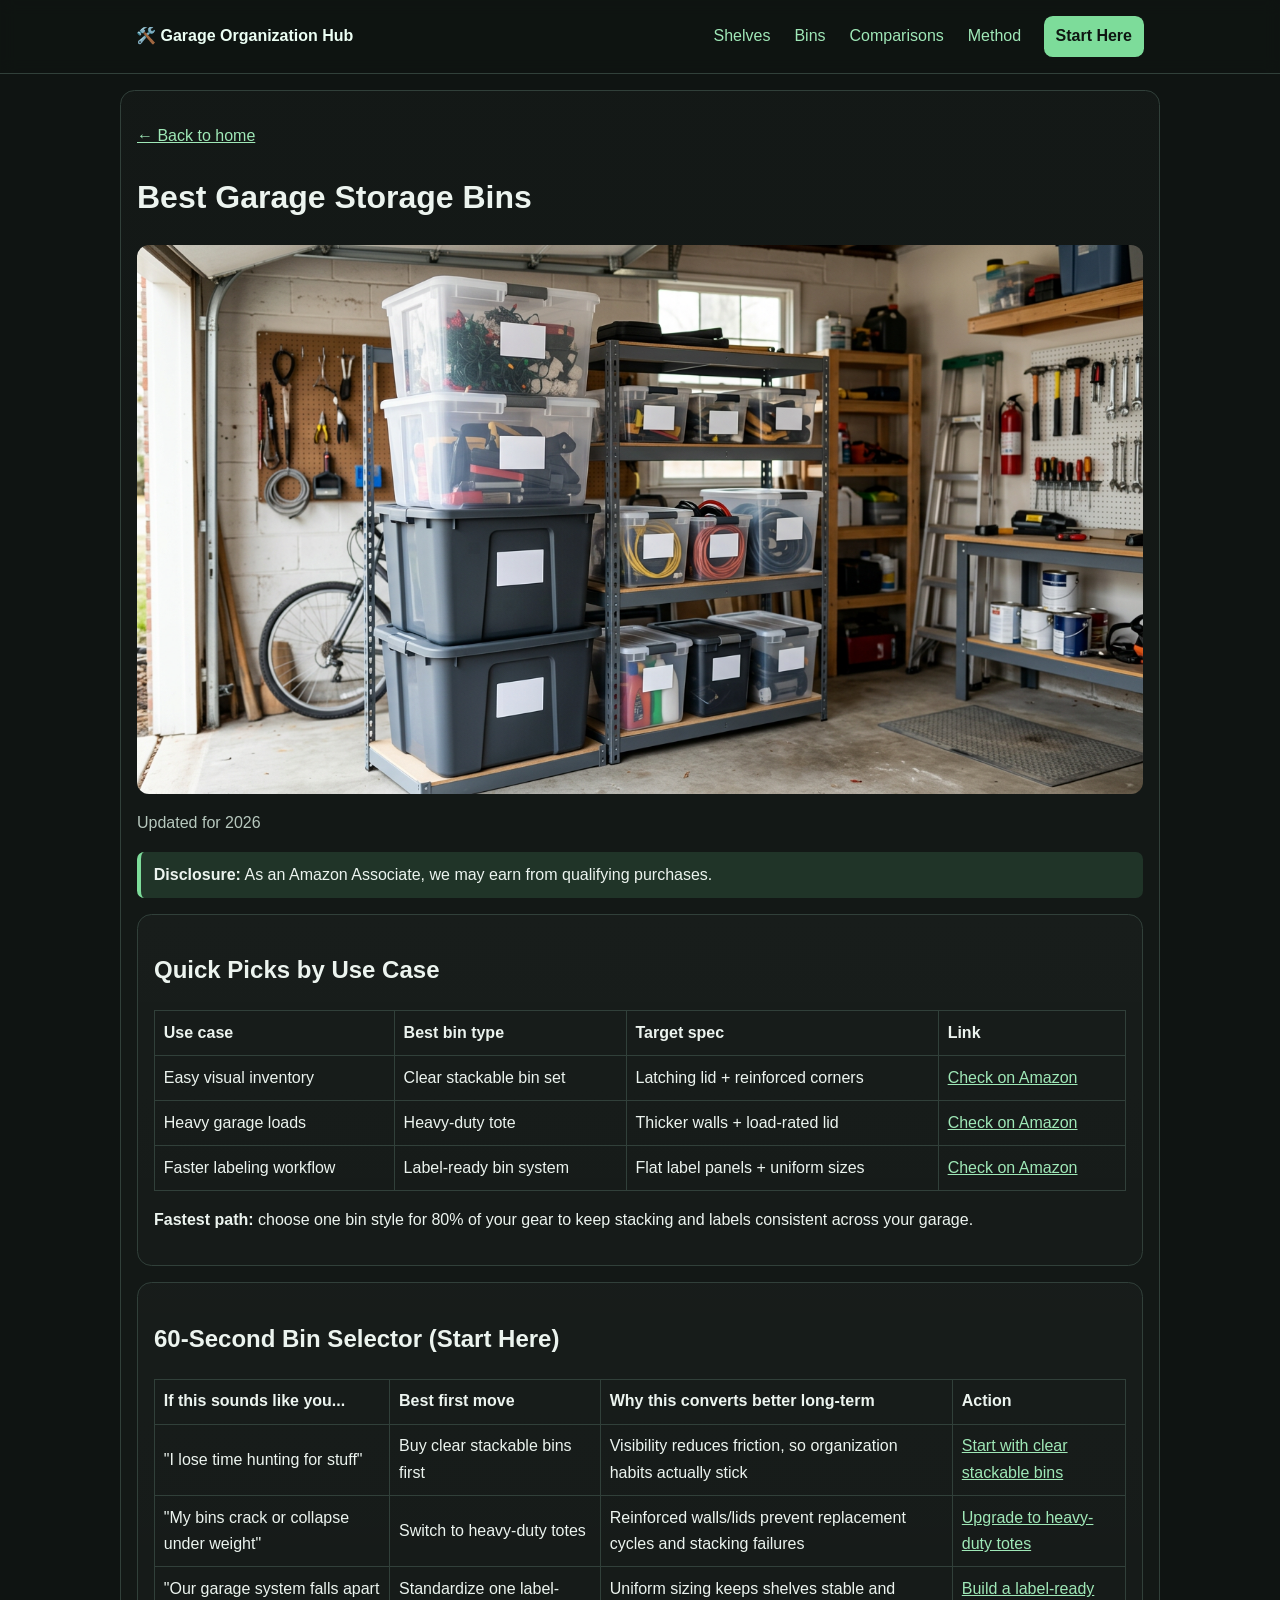
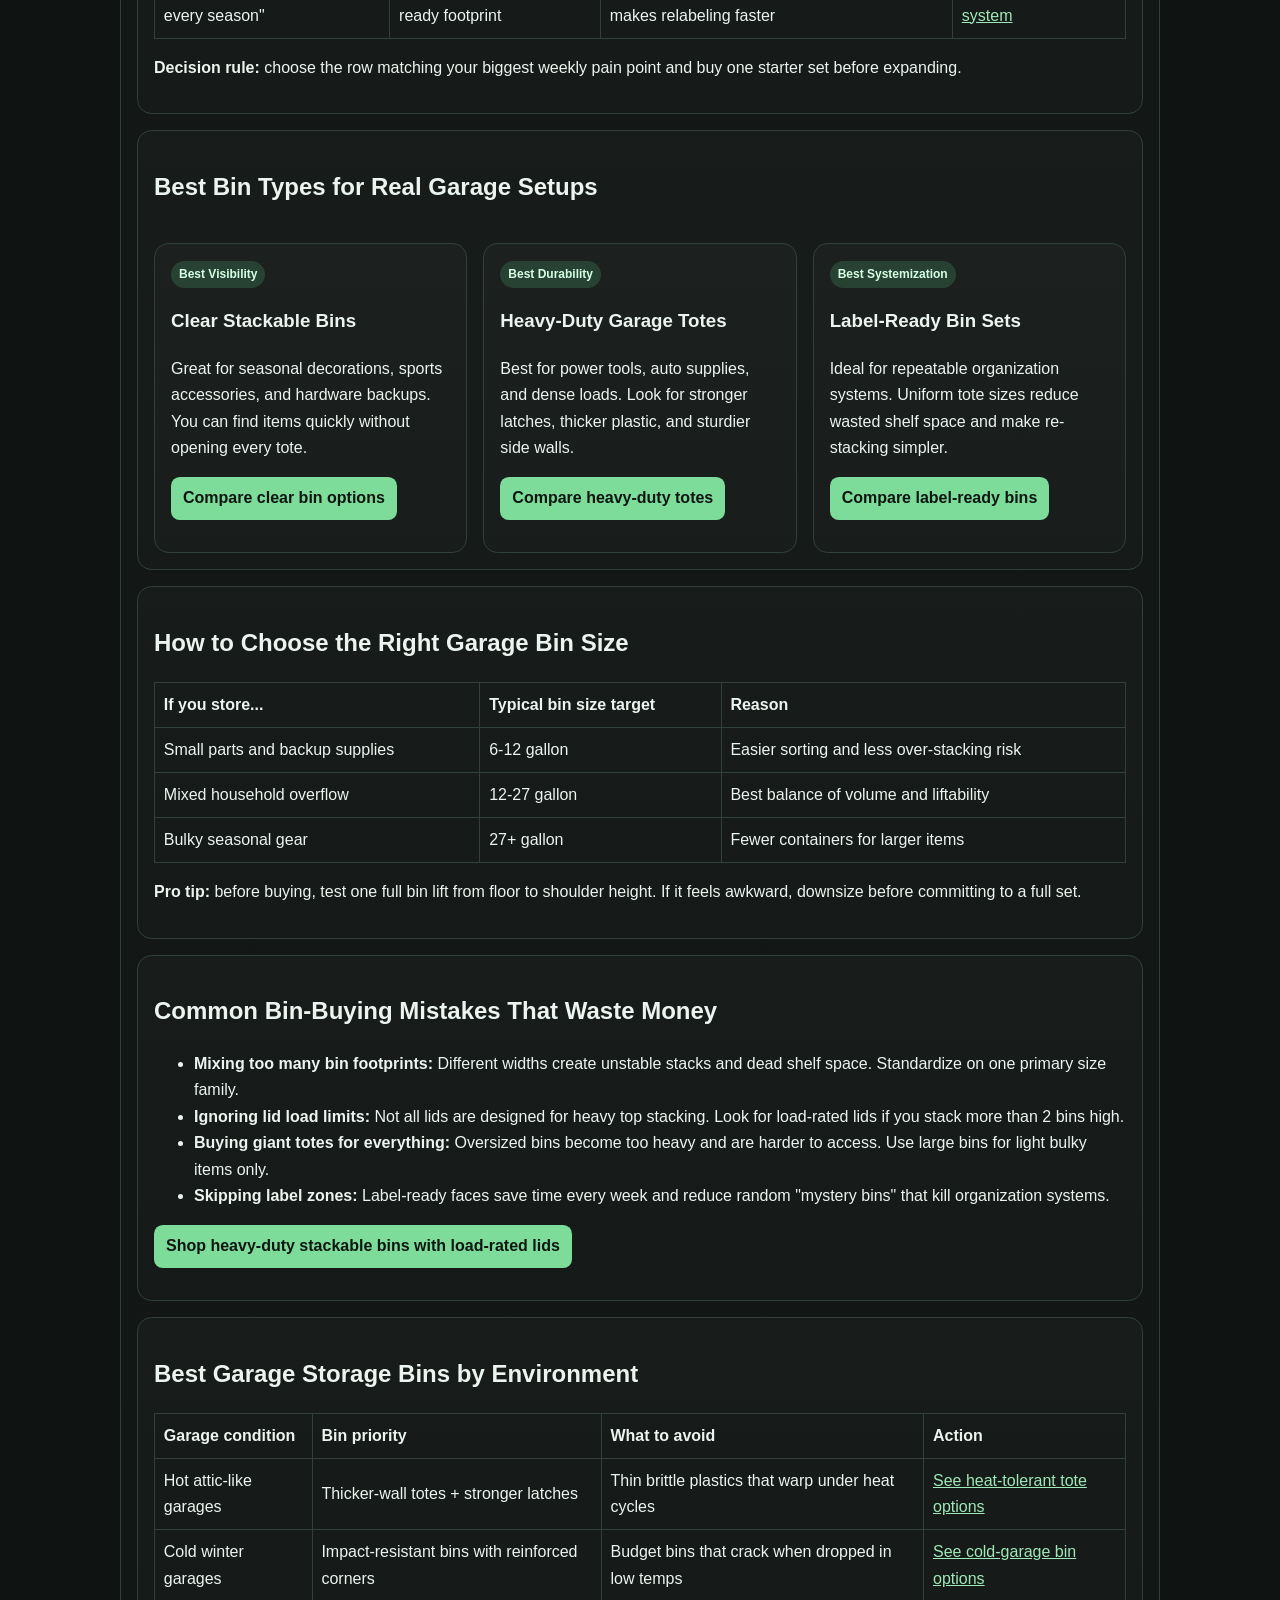
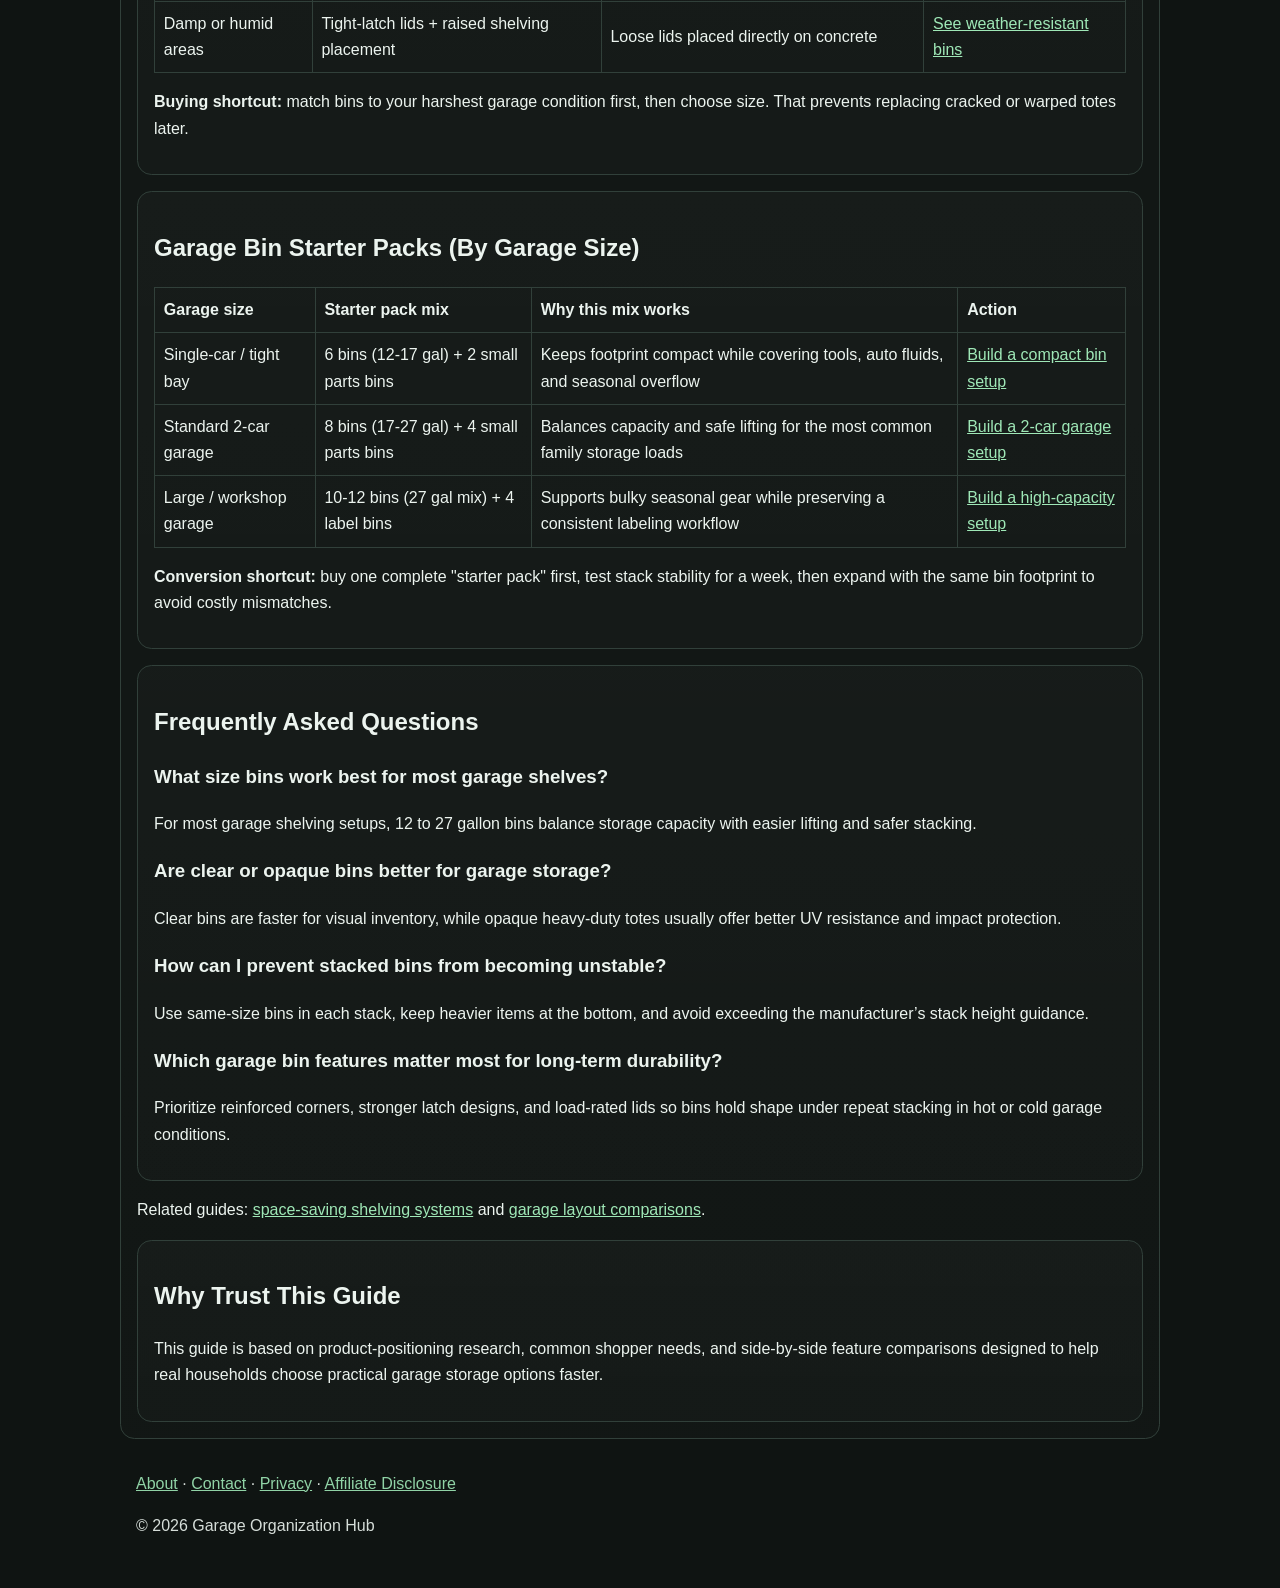
<file: best-garage-storage-bins.html>
<!doctype html><html lang="en"><head><meta charset="utf-8"><meta name="viewport" content="width=device-width, initial-scale=1">
<title>Best Garage Storage Bins (2026) – Durable Organizer Picks</title>
<meta name="description" content="Find the best garage storage bins by use case: clear stackable, heavy-duty totes, and label-ready systems. Compare size, durability, and layout fit fast.">
<link rel="canonical" href="https://virtualecommerceinc.com/Garage-organization/best-garage-storage-bins.html"><link rel="stylesheet" href="styles.css"><!-- Google tag (gtag.js) -->
<script async src="https://www.googletagmanager.com/gtag/js?id=G-3Q57QH82ZM"></script>
<script>
 window.dataLayer = window.dataLayer || [];
 function gtag(){dataLayer.push(arguments);} 
 gtag("js", new Date());
 gtag("config", "G-3Q57QH82ZM");
</script>
<script type="application/ld+json">{"@context":"https://schema.org","@type":"BreadcrumbList","itemListElement":[{"@type":"ListItem","position":1,"name":"Home","item":"https://virtualecommerceinc.com/Garage-organization/"},{"@type":"ListItem","position":2,"name":"Best Garage Storage Bins","item":"https://virtualecommerceinc.com/Garage-organization/best-garage-storage-bins.html"}]}</script>
<script type="application/ld+json">{"@context":"https://schema.org","@type":"FAQPage","mainEntity":[{"@type":"Question","name":"What size bins work best for most garage shelves?","acceptedAnswer":{"@type":"Answer","text":"For most garage shelving setups, 12 to 27 gallon bins balance storage capacity with easier lifting and safer stacking."}},{"@type":"Question","name":"Are clear or opaque bins better for garage storage?","acceptedAnswer":{"@type":"Answer","text":"Clear bins are faster for visual inventory, while opaque heavy-duty totes usually offer better UV resistance and impact protection."}},{"@type":"Question","name":"How can I prevent stacked bins from becoming unstable?","acceptedAnswer":{"@type":"Answer","text":"Use same-size bins in each stack, keep heavier items at the bottom, and avoid exceeding the manufacturer’s stack height guidance."}},{"@type":"Question","name":"Which garage bin features matter most for long-term durability?","acceptedAnswer":{"@type":"Answer","text":"Prioritize reinforced corners, stronger latch designs, and load-rated lids so bins hold shape under repeat stacking in hot or cold garage conditions."}}]}</script>
<script type="application/ld+json">{"@context":"https://schema.org","@type":"ItemList","name":"Garage Storage Bin Buyer Paths","itemListElement":[{"@type":"ListItem","position":1,"name":"Clear stackable bins for fast visual inventory","url":"https://www.amazon.com/s?k=clear+stackable+garage+storage+bins&tag=garageorg-20"},{"@type":"ListItem","position":2,"name":"Heavy-duty totes for tool and auto loads","url":"https://www.amazon.com/s?k=heavy+duty+garage+storage+tote&tag=garageorg-20"},{"@type":"ListItem","position":3,"name":"Uniform label-ready systems for repeatable organization","url":"https://www.amazon.com/s?k=label+ready+storage+bins&tag=garageorg-20"}]}</script>
</head><body><div class="top-nav-wrap"><div class="wrap top-nav"><a class="brand" href="index.html">🛠️ Garage Organization Hub</a><nav class="top-links"><a href="best-garage-shelves.html">Shelves</a><a href="best-garage-storage-bins.html">Bins</a><a href="workbench-vs-wall-system.html">Comparisons</a><a href="about.html">Method</a></nav><a class="top-cta" href="best-garage-shelves.html">Start Here</a></div></div><main class="wrap content">
<p><a href="index.html">← Back to home</a></p><h1>Best Garage Storage Bins</h1>
<section class="guide-hero"><img src="assets/garage_bins.png" alt="best garage storage bins page visual" loading="lazy" /></section>
<p class="sub">Updated for 2026</p><p class="disclosure"><strong>Disclosure:</strong> As an Amazon Associate, we may earn from qualifying purchases.</p>

<section class="panel"><h2>Quick Picks by Use Case</h2>
<table><thead><tr><th>Use case</th><th>Best bin type</th><th>Target spec</th><th>Link</th></tr></thead><tbody>
<tr><td>Easy visual inventory</td><td>Clear stackable bin set</td><td>Latching lid + reinforced corners</td><td><a rel="nofollow sponsored" href="https://www.amazon.com/s?k=clear+stackable+garage+storage+bins&tag=garageorg-20">Check on Amazon</a></td></tr>
<tr><td>Heavy garage loads</td><td>Heavy-duty tote</td><td>Thicker walls + load-rated lid</td><td><a rel="nofollow sponsored" href="https://www.amazon.com/s?k=heavy+duty+garage+storage+tote&tag=garageorg-20">Check on Amazon</a></td></tr>
<tr><td>Faster labeling workflow</td><td>Label-ready bin system</td><td>Flat label panels + uniform sizes</td><td><a rel="nofollow sponsored" href="https://www.amazon.com/s?k=label+ready+storage+bins&tag=garageorg-20">Check on Amazon</a></td></tr>
</tbody></table>
<p><strong>Fastest path:</strong> choose one bin style for 80% of your gear to keep stacking and labels consistent across your garage.</p>
</section>

<section class="panel"><h2>60-Second Bin Selector (Start Here)</h2>
<table><thead><tr><th>If this sounds like you...</th><th>Best first move</th><th>Why this converts better long-term</th><th>Action</th></tr></thead><tbody>
<tr><td>"I lose time hunting for stuff"</td><td>Buy clear stackable bins first</td><td>Visibility reduces friction, so organization habits actually stick</td><td><a rel="nofollow sponsored" href="https://www.amazon.com/s?k=clear+stackable+garage+storage+bins&tag=garageorg-20">Start with clear stackable bins</a></td></tr>
<tr><td>"My bins crack or collapse under weight"</td><td>Switch to heavy-duty totes</td><td>Reinforced walls/lids prevent replacement cycles and stacking failures</td><td><a rel="nofollow sponsored" href="https://www.amazon.com/s?k=heavy+duty+garage+storage+tote&tag=garageorg-20">Upgrade to heavy-duty totes</a></td></tr>
<tr><td>"Our garage system falls apart every season"</td><td>Standardize one label-ready footprint</td><td>Uniform sizing keeps shelves stable and makes relabeling faster</td><td><a rel="nofollow sponsored" href="https://www.amazon.com/s?k=label+ready+storage+bins&tag=garageorg-20">Build a label-ready system</a></td></tr>
</tbody></table>
<p><strong>Decision rule:</strong> choose the row matching your biggest weekly pain point and buy one starter set before expanding.</p>
</section>

<section class="panel"><h2>Best Bin Types for Real Garage Setups</h2>
<div class="grid">
<article class="card"><span class="badge">Best Visibility</span><h3>Clear Stackable Bins</h3><p>Great for seasonal decorations, sports accessories, and hardware backups. You can find items quickly without opening every tote.</p><p><a class="cta-btn" rel="nofollow sponsored" href="https://www.amazon.com/s?k=clear+stackable+garage+storage+bins&tag=garageorg-20">Compare clear bin options</a></p></article>
<article class="card"><span class="badge">Best Durability</span><h3>Heavy-Duty Garage Totes</h3><p>Best for power tools, auto supplies, and dense loads. Look for stronger latches, thicker plastic, and sturdier side walls.</p><p><a class="cta-btn" rel="nofollow sponsored" href="https://www.amazon.com/s?k=heavy+duty+garage+storage+tote&tag=garageorg-20">Compare heavy-duty totes</a></p></article>
<article class="card"><span class="badge">Best Systemization</span><h3>Label-Ready Bin Sets</h3><p>Ideal for repeatable organization systems. Uniform tote sizes reduce wasted shelf space and make re-stacking simpler.</p><p><a class="cta-btn" rel="nofollow sponsored" href="https://www.amazon.com/s?k=label+ready+storage+bins&tag=garageorg-20">Compare label-ready bins</a></p></article>
</div>
</section>

<section class="panel"><h2>How to Choose the Right Garage Bin Size</h2>
<table><thead><tr><th>If you store...</th><th>Typical bin size target</th><th>Reason</th></tr></thead><tbody>
<tr><td>Small parts and backup supplies</td><td>6-12 gallon</td><td>Easier sorting and less over-stacking risk</td></tr>
<tr><td>Mixed household overflow</td><td>12-27 gallon</td><td>Best balance of volume and liftability</td></tr>
<tr><td>Bulky seasonal gear</td><td>27+ gallon</td><td>Fewer containers for larger items</td></tr>
</tbody></table>
<p><strong>Pro tip:</strong> before buying, test one full bin lift from floor to shoulder height. If it feels awkward, downsize before committing to a full set.</p>
</section>

<section class="panel"><h2>Common Bin-Buying Mistakes That Waste Money</h2>
<ul>
<li><strong>Mixing too many bin footprints:</strong> Different widths create unstable stacks and dead shelf space. Standardize on one primary size family.</li>
<li><strong>Ignoring lid load limits:</strong> Not all lids are designed for heavy top stacking. Look for load-rated lids if you stack more than 2 bins high.</li>
<li><strong>Buying giant totes for everything:</strong> Oversized bins become too heavy and are harder to access. Use large bins for light bulky items only.</li>
<li><strong>Skipping label zones:</strong> Label-ready faces save time every week and reduce random "mystery bins" that kill organization systems.</li>
</ul>
<p><a class="cta-btn" rel="nofollow sponsored" href="https://www.amazon.com/s?k=heavy+duty+stackable+storage+bins+with+lids&tag=garageorg-20">Shop heavy-duty stackable bins with load-rated lids</a></p>
</section>

<section class="panel"><h2>Best Garage Storage Bins by Environment</h2>
<table><thead><tr><th>Garage condition</th><th>Bin priority</th><th>What to avoid</th><th>Action</th></tr></thead><tbody>
<tr><td>Hot attic-like garages</td><td>Thicker-wall totes + stronger latches</td><td>Thin brittle plastics that warp under heat cycles</td><td><a rel="nofollow sponsored" href="https://www.amazon.com/s?k=heavy+duty+garage+storage+tote+with+latching+lid&tag=garageorg-20">See heat-tolerant tote options</a></td></tr>
<tr><td>Cold winter garages</td><td>Impact-resistant bins with reinforced corners</td><td>Budget bins that crack when dropped in low temps</td><td><a rel="nofollow sponsored" href="https://www.amazon.com/s?k=impact+resistant+storage+bins+with+lids&tag=garageorg-20">See cold-garage bin options</a></td></tr>
<tr><td>Damp or humid areas</td><td>Tight-latch lids + raised shelving placement</td><td>Loose lids placed directly on concrete</td><td><a rel="nofollow sponsored" href="https://www.amazon.com/s?k=weather+resistant+storage+bins+with+lids&tag=garageorg-20">See weather-resistant bins</a></td></tr>
</tbody></table>
<p><strong>Buying shortcut:</strong> match bins to your harshest garage condition first, then choose size. That prevents replacing cracked or warped totes later.</p>
</section>

<section class="panel"><h2>Garage Bin Starter Packs (By Garage Size)</h2>
<table><thead><tr><th>Garage size</th><th>Starter pack mix</th><th>Why this mix works</th><th>Action</th></tr></thead><tbody>
<tr><td>Single-car / tight bay</td><td>6 bins (12-17 gal) + 2 small parts bins</td><td>Keeps footprint compact while covering tools, auto fluids, and seasonal overflow</td><td><a rel="nofollow sponsored" href="https://www.amazon.com/s?k=12+gallon+stackable+storage+bins+with+lids&tag=garageorg-20">Build a compact bin setup</a></td></tr>
<tr><td>Standard 2-car garage</td><td>8 bins (17-27 gal) + 4 small parts bins</td><td>Balances capacity and safe lifting for the most common family storage loads</td><td><a rel="nofollow sponsored" href="https://www.amazon.com/s?k=17+gallon+heavy+duty+storage+bins+with+lids&tag=garageorg-20">Build a 2-car garage setup</a></td></tr>
<tr><td>Large / workshop garage</td><td>10-12 bins (27 gal mix) + 4 label bins</td><td>Supports bulky seasonal gear while preserving a consistent labeling workflow</td><td><a rel="nofollow sponsored" href="https://www.amazon.com/s?k=27+gallon+heavy+duty+storage+bins+with+lids&tag=garageorg-20">Build a high-capacity setup</a></td></tr>
</tbody></table>
<p><strong>Conversion shortcut:</strong> buy one complete "starter pack" first, test stack stability for a week, then expand with the same bin footprint to avoid costly mismatches.</p>
</section>

<section class="panel"><h2>Frequently Asked Questions</h2>
<h3>What size bins work best for most garage shelves?</h3>
<p>For most garage shelving setups, 12 to 27 gallon bins balance storage capacity with easier lifting and safer stacking.</p>
<h3>Are clear or opaque bins better for garage storage?</h3>
<p>Clear bins are faster for visual inventory, while opaque heavy-duty totes usually offer better UV resistance and impact protection.</p>
<h3>How can I prevent stacked bins from becoming unstable?</h3>
<p>Use same-size bins in each stack, keep heavier items at the bottom, and avoid exceeding the manufacturer’s stack height guidance.</p>
<h3>Which garage bin features matter most for long-term durability?</h3>
<p>Prioritize reinforced corners, stronger latch designs, and load-rated lids so bins hold shape under repeat stacking in hot or cold garage conditions.</p>
</section>

<p>Related guides: <a href="best-garage-shelves.html">space-saving shelving systems</a> and <a href="workbench-vs-wall-system.html">garage layout comparisons</a>.</p>

<section class="panel"><h2>Why Trust This Guide</h2><p>This guide is based on product-positioning research, common shopper needs, and side-by-side feature comparisons designed to help real households choose practical garage storage options faster.</p></section>
</main>
<footer class="wrap footer">
  <p><a href="about.html">About</a> · <a href="contact.html">Contact</a> · <a href="privacy.html">Privacy</a> · <a href="affiliate-disclosure.html">Affiliate Disclosure</a></p>
  <p>© 2026 Garage Organization Hub</p>
</footer>
</body></html>
</file>
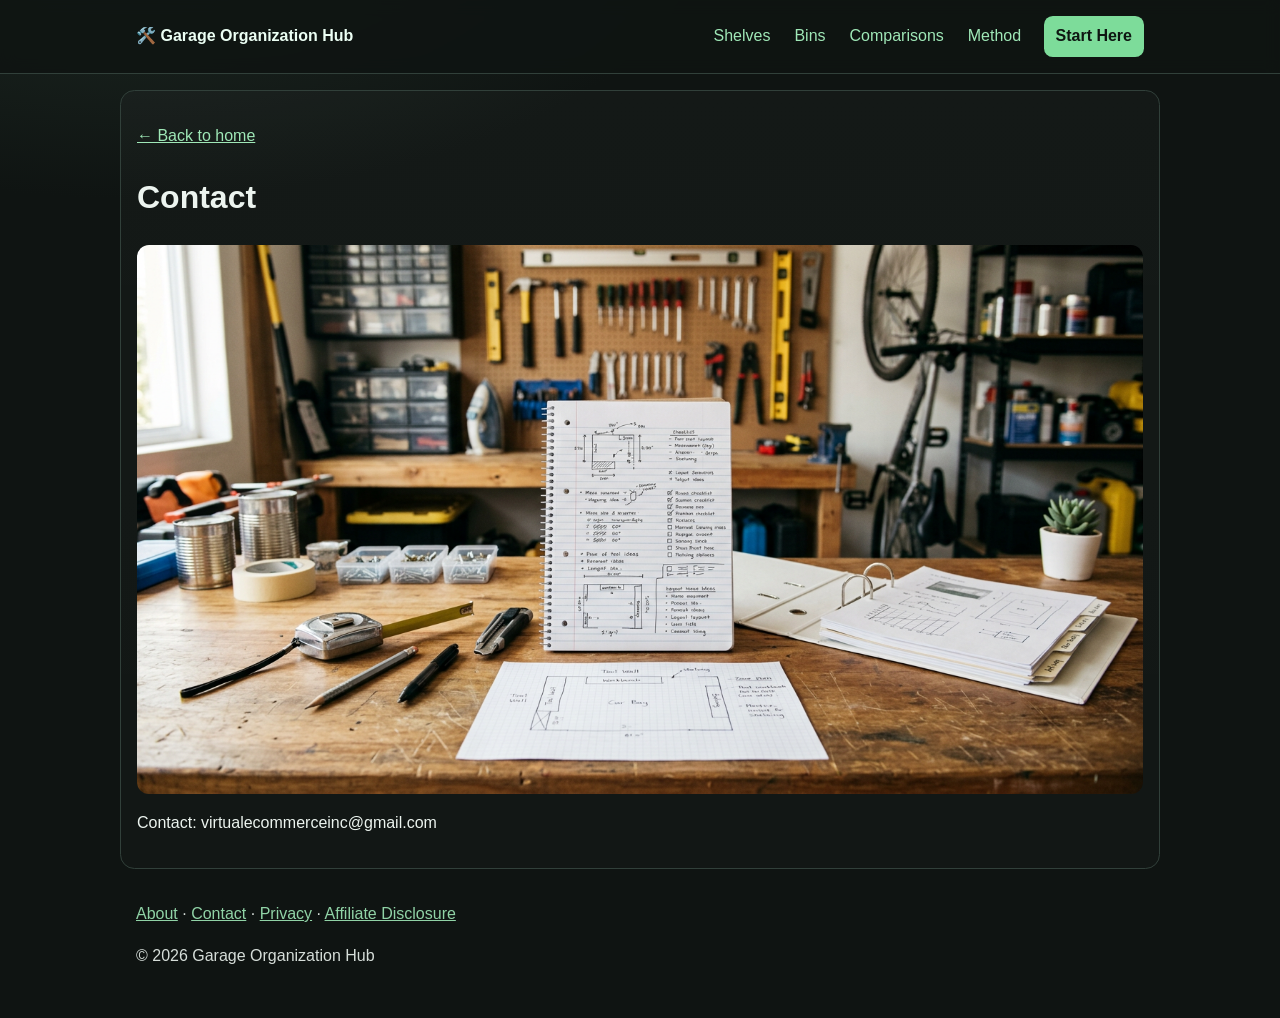
<file: contact.html>
<!doctype html><html lang="en"><head><meta charset="utf-8"><meta name="viewport" content="width=device-width, initial-scale=1">
<title>Contact | Garage Organization Hub</title>
<meta name="description" content="Contact information for Garage Organization Hub.">
<link rel="canonical" href="https://virtualecommerceinc.com/Garage-organization/contact.html"><link rel="stylesheet" href="styles.css"><!-- Google tag (gtag.js) -->
<script async src="https://www.googletagmanager.com/gtag/js?id=G-3Q57QH82ZM"></script>
<script>
 window.dataLayer = window.dataLayer || [];
 function gtag(){dataLayer.push(arguments);} 
 gtag("js", new Date());
 gtag("config", "G-3Q57QH82ZM");
</script>
</head><body><div class="top-nav-wrap"><div class="wrap top-nav"><a class="brand" href="index.html">🛠️ Garage Organization Hub</a><nav class="top-links"><a href="best-garage-shelves.html">Shelves</a><a href="best-garage-storage-bins.html">Bins</a><a href="workbench-vs-wall-system.html">Comparisons</a><a href="about.html">Method</a></nav><a class="top-cta" href="best-garage-shelves.html">Start Here</a></div></div><main class="wrap content"><p><a href="index.html">← Back to home</a></p><h1>Contact</h1>
<section class="guide-hero"><img src="assets/garage_about.png" alt="contact page visual" loading="lazy" /></section>
<p>Contact: virtualecommerceinc@gmail.com</p></main>
<footer class="wrap footer">
  <p><a href="about.html">About</a> · <a href="contact.html">Contact</a> · <a href="privacy.html">Privacy</a> · <a href="affiliate-disclosure.html">Affiliate Disclosure</a></p>
  <p>© 2026 Garage Organization Hub</p>
</footer>
</body></html>
</file>
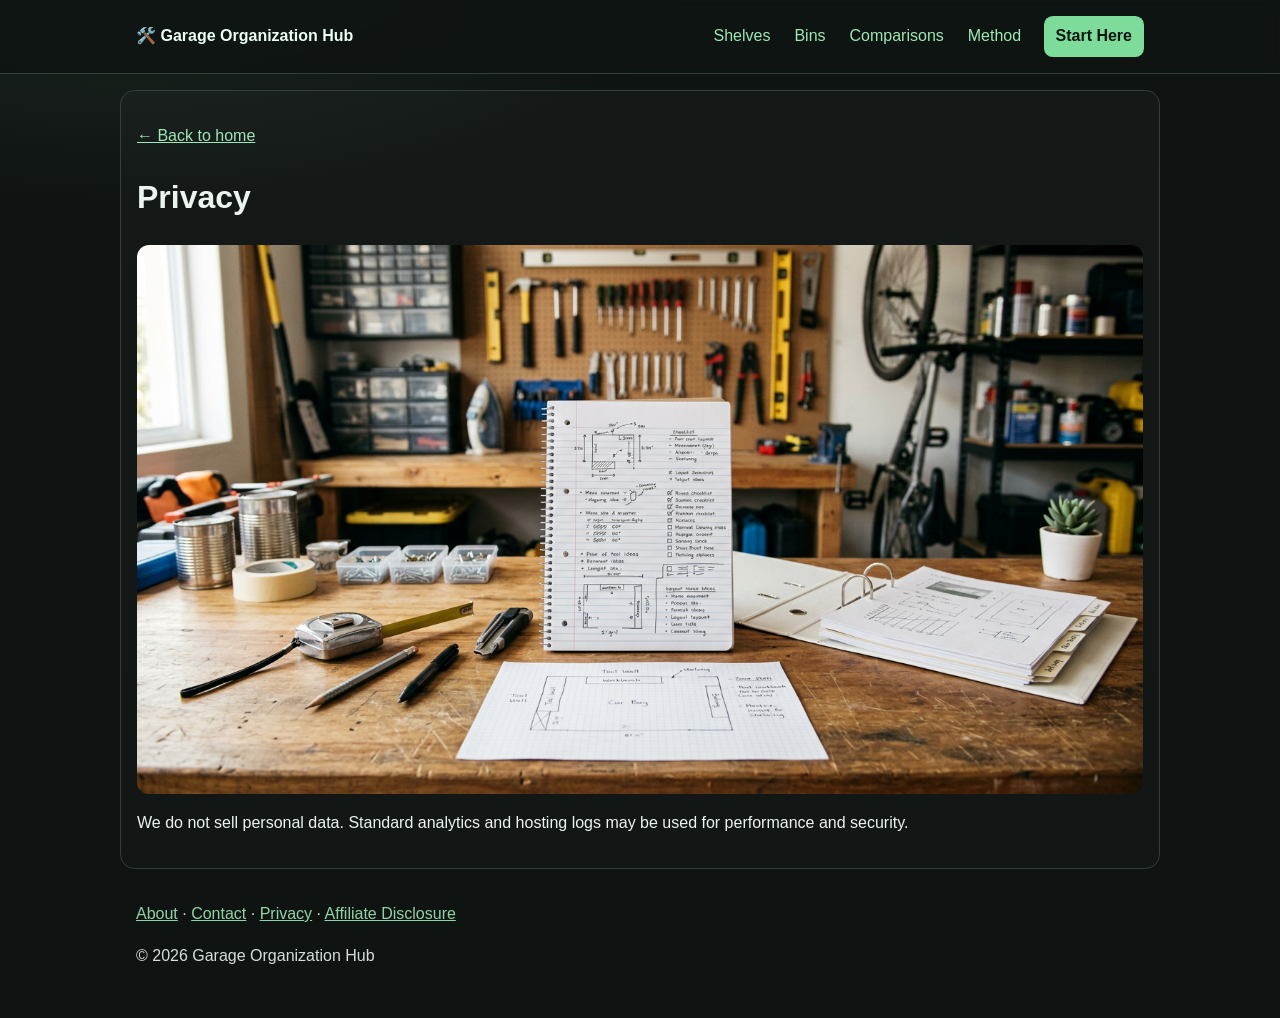
<file: privacy.html>
<!doctype html><html lang="en"><head><meta charset="utf-8"><meta name="viewport" content="width=device-width, initial-scale=1">
<title>Privacy | Garage Organization Hub</title>
<meta name="description" content="Privacy information for Garage Organization Hub.">
<link rel="canonical" href="https://virtualecommerceinc.com/Garage-organization/privacy.html"><link rel="stylesheet" href="styles.css"><!-- Google tag (gtag.js) -->
<script async src="https://www.googletagmanager.com/gtag/js?id=G-3Q57QH82ZM"></script>
<script>
 window.dataLayer = window.dataLayer || [];
 function gtag(){dataLayer.push(arguments);} 
 gtag("js", new Date());
 gtag("config", "G-3Q57QH82ZM");
</script>
</head><body><div class="top-nav-wrap"><div class="wrap top-nav"><a class="brand" href="index.html">🛠️ Garage Organization Hub</a><nav class="top-links"><a href="best-garage-shelves.html">Shelves</a><a href="best-garage-storage-bins.html">Bins</a><a href="workbench-vs-wall-system.html">Comparisons</a><a href="about.html">Method</a></nav><a class="top-cta" href="best-garage-shelves.html">Start Here</a></div></div><main class="wrap content"><p><a href="index.html">← Back to home</a></p><h1>Privacy</h1>
<section class="guide-hero"><img src="assets/garage_about.png" alt="privacy page visual" loading="lazy" /></section>
<p>We do not sell personal data. Standard analytics and hosting logs may be used for performance and security.</p></main>
<footer class="wrap footer">
  <p><a href="about.html">About</a> · <a href="contact.html">Contact</a> · <a href="privacy.html">Privacy</a> · <a href="affiliate-disclosure.html">Affiliate Disclosure</a></p>
  <p>© 2026 Garage Organization Hub</p>
</footer>
</body></html>
</file>
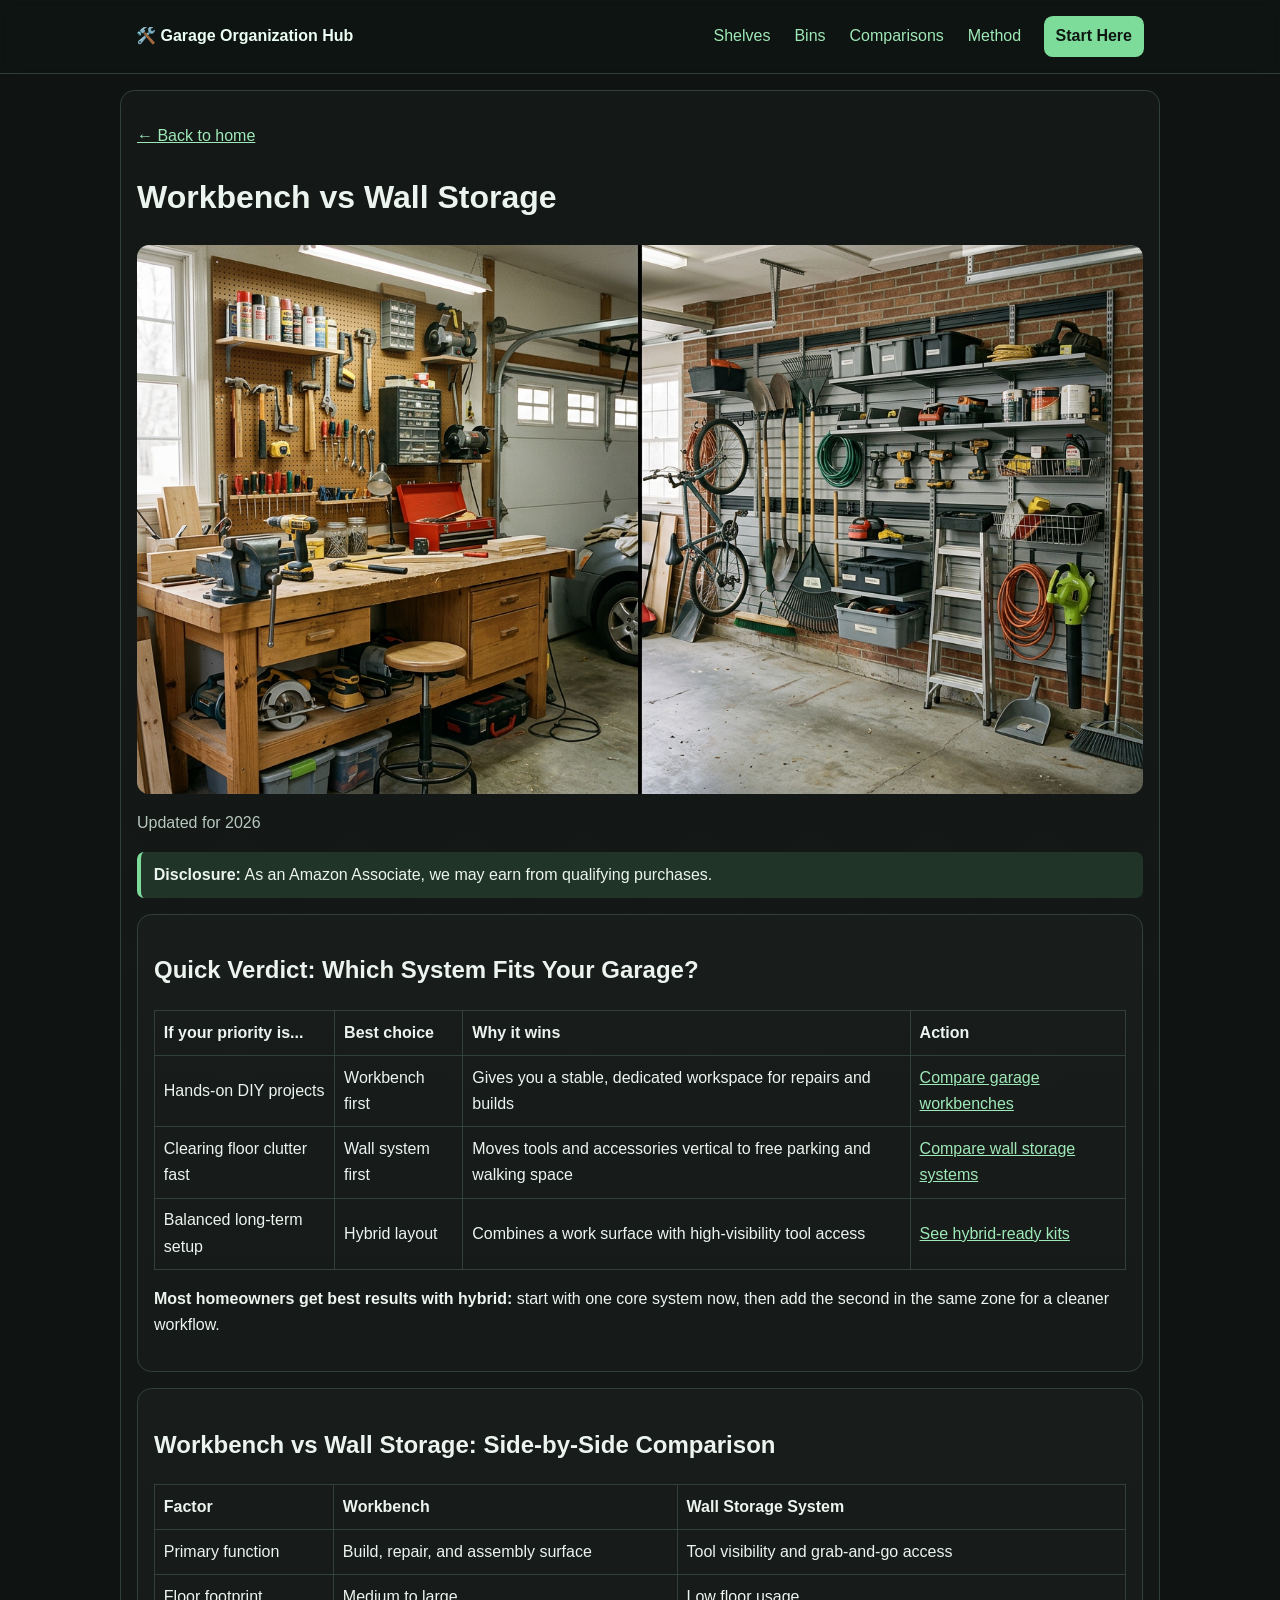
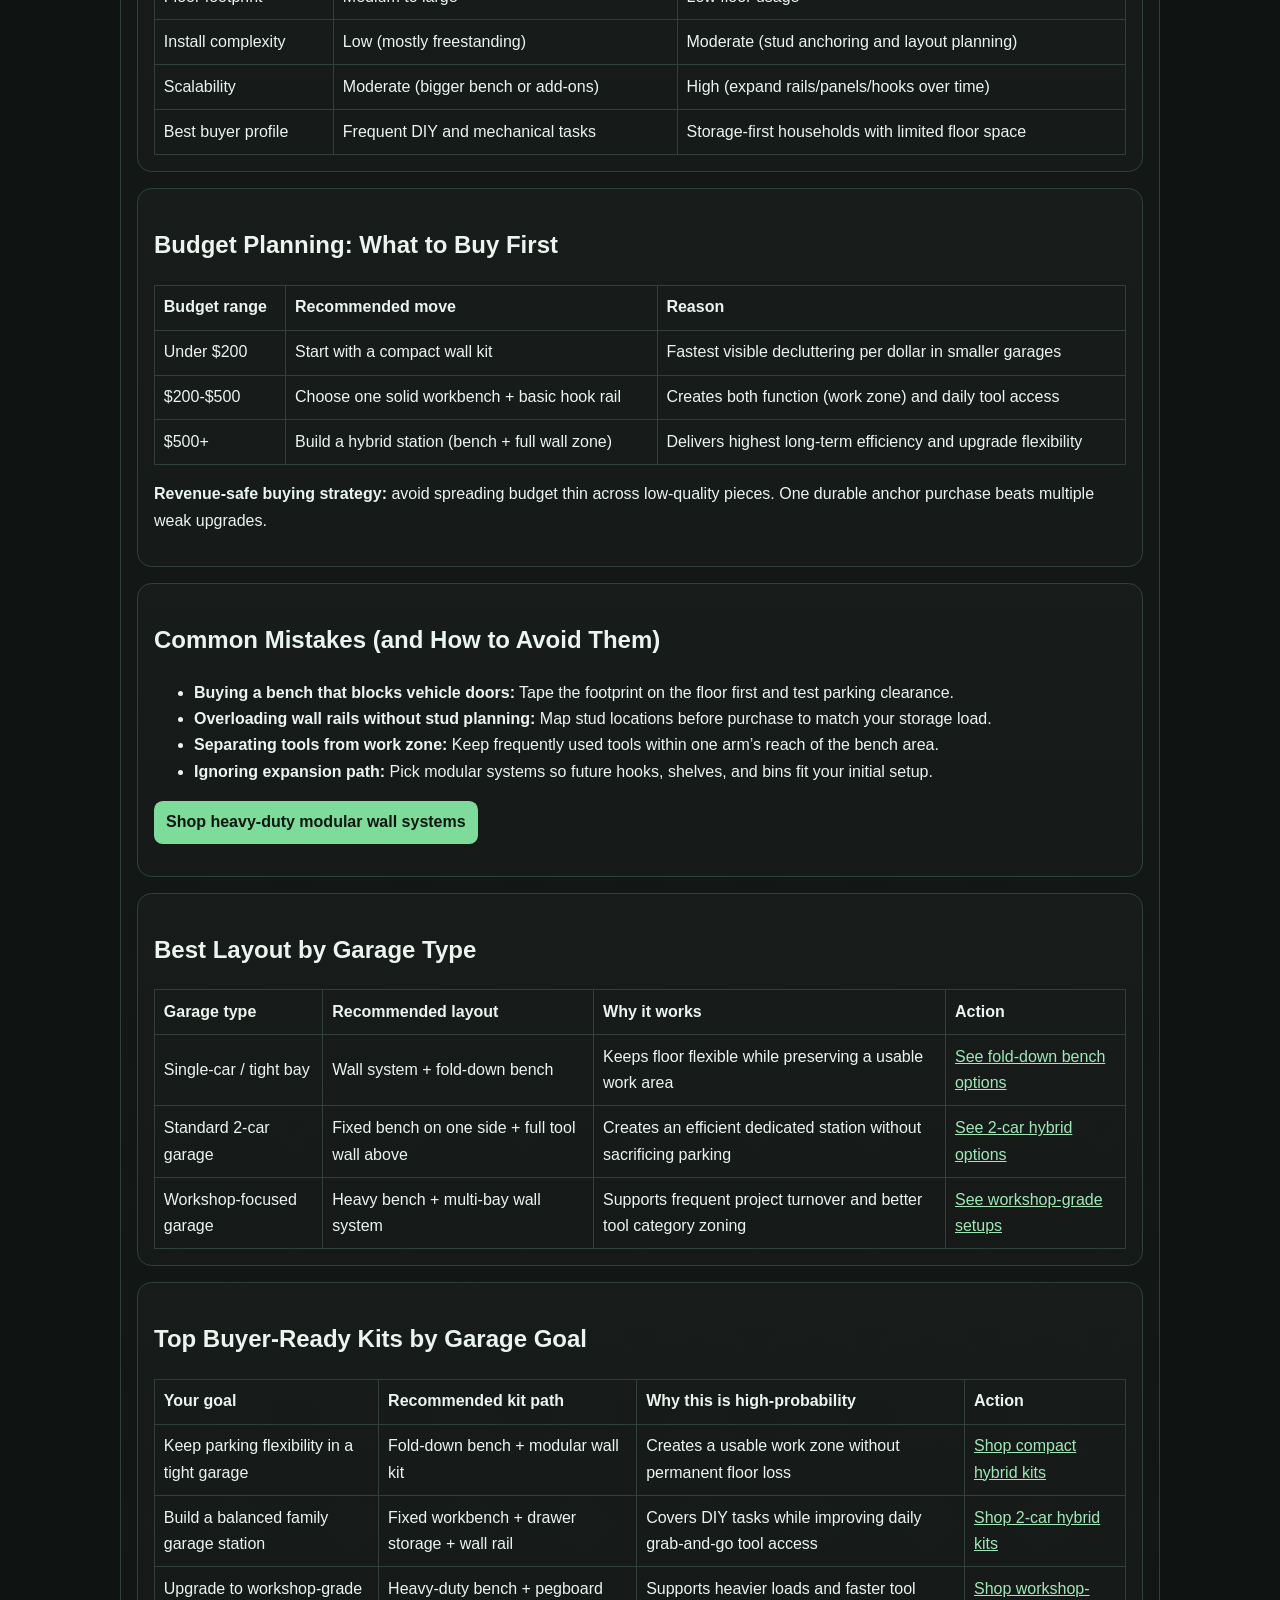
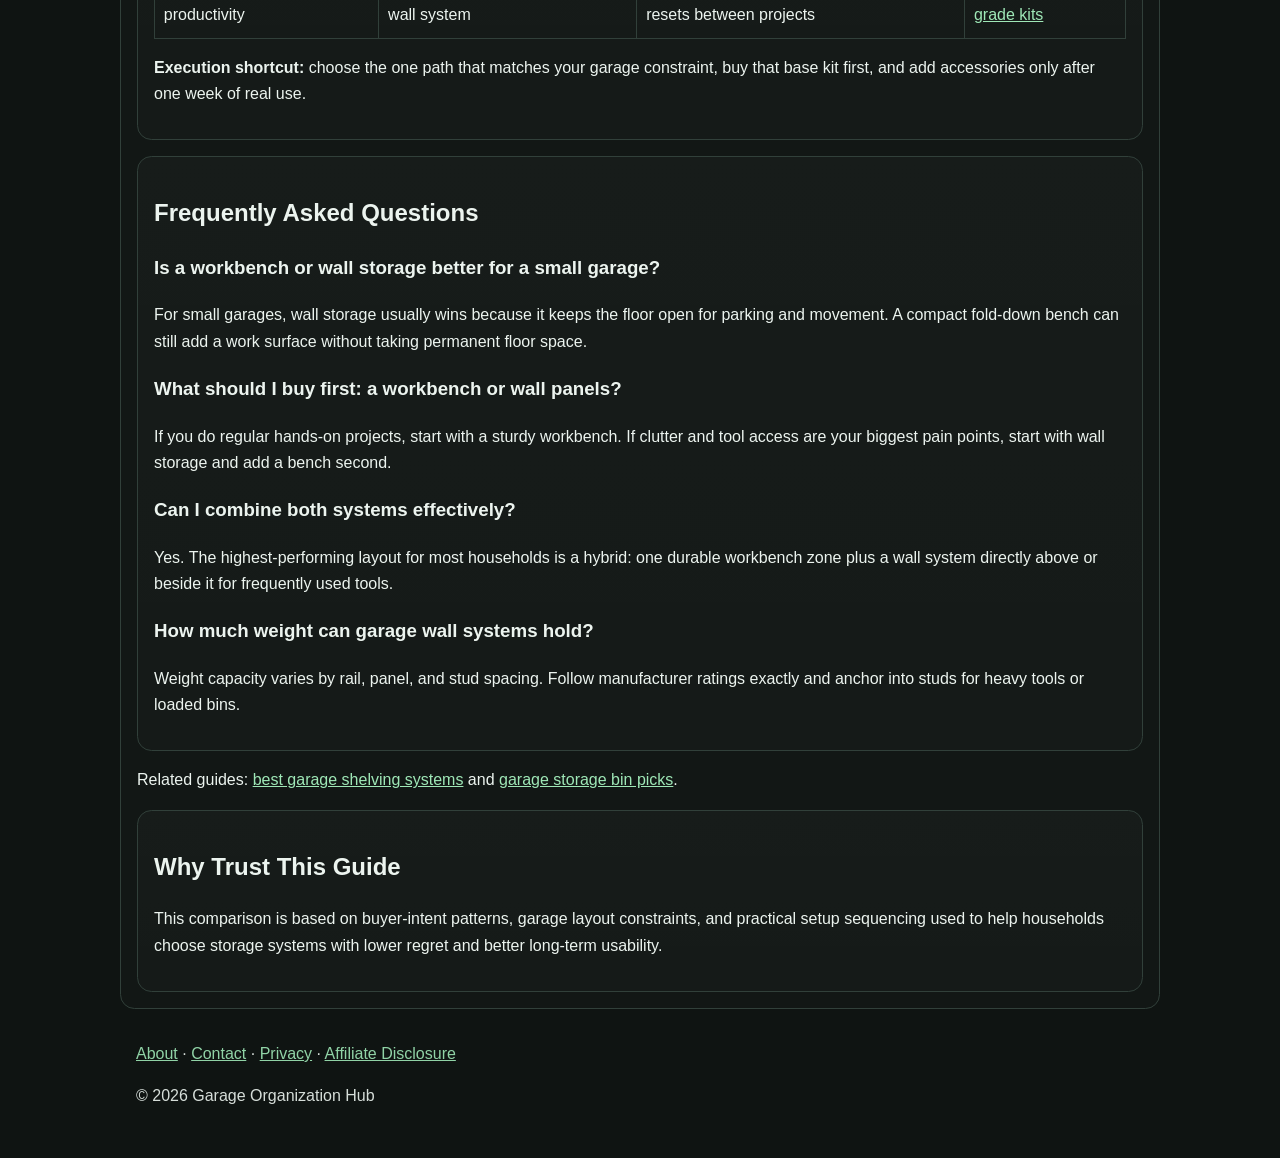
<file: workbench-vs-wall-system.html>
<!doctype html><html lang="en"><head><meta charset="utf-8"><meta name="viewport" content="width=device-width, initial-scale=1">
<title>Workbench vs Wall Storage (2026) – Best Garage Setup by Use Case</title>
<meta name="description" content="Workbench vs wall storage: compare floor space, budget, install effort, and expansion potential to choose the best garage setup for your workflow.">
<link rel="canonical" href="https://virtualecommerceinc.com/Garage-organization/workbench-vs-wall-system.html"><link rel="stylesheet" href="styles.css"><!-- Google tag (gtag.js) -->
<script async src="https://www.googletagmanager.com/gtag/js?id=G-3Q57QH82ZM"></script>
<script>
 window.dataLayer = window.dataLayer || [];
 function gtag(){dataLayer.push(arguments);} 
 gtag("js", new Date());
 gtag("config", "G-3Q57QH82ZM");
</script>
<script type="application/ld+json">{"@context":"https://schema.org","@type":"BreadcrumbList","itemListElement":[{"@type":"ListItem","position":1,"name":"Home","item":"https://virtualecommerceinc.com/Garage-organization/"},{"@type":"ListItem","position":2,"name":"Workbench vs Wall Storage","item":"https://virtualecommerceinc.com/Garage-organization/workbench-vs-wall-system.html"}]}</script>
<script type="application/ld+json">{"@context":"https://schema.org","@type":"FAQPage","mainEntity":[{"@type":"Question","name":"Is a workbench or wall storage better for a small garage?","acceptedAnswer":{"@type":"Answer","text":"For small garages, wall storage usually wins because it keeps the floor open for parking and movement. A compact fold-down bench can still add a work surface without taking permanent floor space."}},{"@type":"Question","name":"What should I buy first: a workbench or wall panels?","acceptedAnswer":{"@type":"Answer","text":"If you do regular hands-on projects, start with a sturdy workbench. If clutter and tool access are your biggest pain points, start with wall storage and add a bench second."}},{"@type":"Question","name":"Can I combine both systems effectively?","acceptedAnswer":{"@type":"Answer","text":"Yes. The highest-performing layout for most households is a hybrid: one durable workbench zone plus a wall system directly above or beside it for frequently used tools."}},{"@type":"Question","name":"How much weight can garage wall systems hold?","acceptedAnswer":{"@type":"Answer","text":"Weight capacity varies by rail, panel, and stud spacing. Follow manufacturer ratings exactly and anchor into studs for heavy tools or loaded bins."}}]}</script>
<script type="application/ld+json">{"@context":"https://schema.org","@type":"ItemList","name":"Top Workbench + Wall Storage Buyer Paths","itemListElement":[{"@type":"ListItem","position":1,"name":"Compact fold-down workbench kit (small garages)","url":"https://www.amazon.com/s?k=folding+garage+workbench+wall+mounted&tag=garageorg-20"},{"@type":"ListItem","position":2,"name":"2-car hybrid workbench + wall rail setup","url":"https://www.amazon.com/s?k=garage+workbench+with+drawer+storage&tag=garageorg-20"},{"@type":"ListItem","position":3,"name":"Workshop-grade heavy-duty hybrid system","url":"https://www.amazon.com/s?k=heavy+duty+garage+workbench+and+pegboard+system&tag=garageorg-20"}]}</script>
</head><body><div class="top-nav-wrap"><div class="wrap top-nav"><a class="brand" href="index.html">🛠️ Garage Organization Hub</a><nav class="top-links"><a href="best-garage-shelves.html">Shelves</a><a href="best-garage-storage-bins.html">Bins</a><a href="workbench-vs-wall-system.html">Comparisons</a><a href="about.html">Method</a></nav><a class="top-cta" href="best-garage-shelves.html">Start Here</a></div></div><main class="wrap content">
<p><a href="index.html">← Back to home</a></p><h1>Workbench vs Wall Storage</h1>
<section class="guide-hero"><img src="assets/garage_compare.png" alt="workbench vs wall system page visual" loading="lazy" /></section>
<p class="sub">Updated for 2026</p><p class="disclosure"><strong>Disclosure:</strong> As an Amazon Associate, we may earn from qualifying purchases.</p>

<section class="panel"><h2>Quick Verdict: Which System Fits Your Garage?</h2>
<table><thead><tr><th>If your priority is...</th><th>Best choice</th><th>Why it wins</th><th>Action</th></tr></thead><tbody>
<tr><td>Hands-on DIY projects</td><td>Workbench first</td><td>Gives you a stable, dedicated workspace for repairs and builds</td><td><a rel="nofollow sponsored" href="https://www.amazon.com/s?k=garage+workbench&tag=garageorg-20">Compare garage workbenches</a></td></tr>
<tr><td>Clearing floor clutter fast</td><td>Wall system first</td><td>Moves tools and accessories vertical to free parking and walking space</td><td><a rel="nofollow sponsored" href="https://www.amazon.com/s?k=garage+wall+storage+system&tag=garageorg-20">Compare wall storage systems</a></td></tr>
<tr><td>Balanced long-term setup</td><td>Hybrid layout</td><td>Combines a work surface with high-visibility tool access</td><td><a rel="nofollow sponsored" href="https://www.amazon.com/s?k=garage+workbench+with+pegboard+wall+storage&tag=garageorg-20">See hybrid-ready kits</a></td></tr>
</tbody></table>
<p><strong>Most homeowners get best results with hybrid:</strong> start with one core system now, then add the second in the same zone for a cleaner workflow.</p>
</section>

<section class="panel"><h2>Workbench vs Wall Storage: Side-by-Side Comparison</h2>
<table><thead><tr><th>Factor</th><th>Workbench</th><th>Wall Storage System</th></tr></thead><tbody>
<tr><td>Primary function</td><td>Build, repair, and assembly surface</td><td>Tool visibility and grab-and-go access</td></tr>
<tr><td>Floor footprint</td><td>Medium to large</td><td>Low floor usage</td></tr>
<tr><td>Install complexity</td><td>Low (mostly freestanding)</td><td>Moderate (stud anchoring and layout planning)</td></tr>
<tr><td>Scalability</td><td>Moderate (bigger bench or add-ons)</td><td>High (expand rails/panels/hooks over time)</td></tr>
<tr><td>Best buyer profile</td><td>Frequent DIY and mechanical tasks</td><td>Storage-first households with limited floor space</td></tr>
</tbody></table>
</section>

<section class="panel"><h2>Budget Planning: What to Buy First</h2>
<table><thead><tr><th>Budget range</th><th>Recommended move</th><th>Reason</th></tr></thead><tbody>
<tr><td>Under $200</td><td>Start with a compact wall kit</td><td>Fastest visible decluttering per dollar in smaller garages</td></tr>
<tr><td>$200-$500</td><td>Choose one solid workbench + basic hook rail</td><td>Creates both function (work zone) and daily tool access</td></tr>
<tr><td>$500+</td><td>Build a hybrid station (bench + full wall zone)</td><td>Delivers highest long-term efficiency and upgrade flexibility</td></tr>
</tbody></table>
<p><strong>Revenue-safe buying strategy:</strong> avoid spreading budget thin across low-quality pieces. One durable anchor purchase beats multiple weak upgrades.</p>
</section>

<section class="panel"><h2>Common Mistakes (and How to Avoid Them)</h2>
<ul>
<li><strong>Buying a bench that blocks vehicle doors:</strong> Tape the footprint on the floor first and test parking clearance.</li>
<li><strong>Overloading wall rails without stud planning:</strong> Map stud locations before purchase to match your storage load.</li>
<li><strong>Separating tools from work zone:</strong> Keep frequently used tools within one arm’s reach of the bench area.</li>
<li><strong>Ignoring expansion path:</strong> Pick modular systems so future hooks, shelves, and bins fit your initial setup.</li>
</ul>
<p><a class="cta-btn" rel="nofollow sponsored" href="https://www.amazon.com/s?k=garage+storage+wall+panels+heavy+duty&tag=garageorg-20">Shop heavy-duty modular wall systems</a></p>
</section>

<section class="panel"><h2>Best Layout by Garage Type</h2>
<table><thead><tr><th>Garage type</th><th>Recommended layout</th><th>Why it works</th><th>Action</th></tr></thead><tbody>
<tr><td>Single-car / tight bay</td><td>Wall system + fold-down bench</td><td>Keeps floor flexible while preserving a usable work area</td><td><a rel="nofollow sponsored" href="https://www.amazon.com/s?k=folding+garage+workbench+wall+mounted&tag=garageorg-20">See fold-down bench options</a></td></tr>
<tr><td>Standard 2-car garage</td><td>Fixed bench on one side + full tool wall above</td><td>Creates an efficient dedicated station without sacrificing parking</td><td><a rel="nofollow sponsored" href="https://www.amazon.com/s?k=garage+workbench+with+drawer+storage&tag=garageorg-20">See 2-car hybrid options</a></td></tr>
<tr><td>Workshop-focused garage</td><td>Heavy bench + multi-bay wall system</td><td>Supports frequent project turnover and better tool category zoning</td><td><a rel="nofollow sponsored" href="https://www.amazon.com/s?k=heavy+duty+garage+workbench+and+pegboard+system&tag=garageorg-20">See workshop-grade setups</a></td></tr>
</tbody></table>
</section>

<section class="panel"><h2>Top Buyer-Ready Kits by Garage Goal</h2>
<table><thead><tr><th>Your goal</th><th>Recommended kit path</th><th>Why this is high-probability</th><th>Action</th></tr></thead><tbody>
<tr><td>Keep parking flexibility in a tight garage</td><td>Fold-down bench + modular wall kit</td><td>Creates a usable work zone without permanent floor loss</td><td><a rel="nofollow sponsored" href="https://www.amazon.com/s?k=folding+garage+workbench+wall+mounted&tag=garageorg-20">Shop compact hybrid kits</a></td></tr>
<tr><td>Build a balanced family garage station</td><td>Fixed workbench + drawer storage + wall rail</td><td>Covers DIY tasks while improving daily grab-and-go tool access</td><td><a rel="nofollow sponsored" href="https://www.amazon.com/s?k=garage+workbench+with+drawer+storage&tag=garageorg-20">Shop 2-car hybrid kits</a></td></tr>
<tr><td>Upgrade to workshop-grade productivity</td><td>Heavy-duty bench + pegboard wall system</td><td>Supports heavier loads and faster tool resets between projects</td><td><a rel="nofollow sponsored" href="https://www.amazon.com/s?k=heavy+duty+garage+workbench+and+pegboard+system&tag=garageorg-20">Shop workshop-grade kits</a></td></tr>
</tbody></table>
<p><strong>Execution shortcut:</strong> choose the one path that matches your garage constraint, buy that base kit first, and add accessories only after one week of real use.</p>
</section>

<section class="panel"><h2>Frequently Asked Questions</h2>
<h3>Is a workbench or wall storage better for a small garage?</h3>
<p>For small garages, wall storage usually wins because it keeps the floor open for parking and movement. A compact fold-down bench can still add a work surface without taking permanent floor space.</p>
<h3>What should I buy first: a workbench or wall panels?</h3>
<p>If you do regular hands-on projects, start with a sturdy workbench. If clutter and tool access are your biggest pain points, start with wall storage and add a bench second.</p>
<h3>Can I combine both systems effectively?</h3>
<p>Yes. The highest-performing layout for most households is a hybrid: one durable workbench zone plus a wall system directly above or beside it for frequently used tools.</p>
<h3>How much weight can garage wall systems hold?</h3>
<p>Weight capacity varies by rail, panel, and stud spacing. Follow manufacturer ratings exactly and anchor into studs for heavy tools or loaded bins.</p>
</section>

<p>Related guides: <a href="best-garage-shelves.html">best garage shelving systems</a> and <a href="best-garage-storage-bins.html">garage storage bin picks</a>.</p>

<section class="panel"><h2>Why Trust This Guide</h2><p>This comparison is based on buyer-intent patterns, garage layout constraints, and practical setup sequencing used to help households choose storage systems with lower regret and better long-term usability.</p></section>
</main>
<footer class="wrap footer">
  <p><a href="about.html">About</a> · <a href="contact.html">Contact</a> · <a href="privacy.html">Privacy</a> · <a href="affiliate-disclosure.html">Affiliate Disclosure</a></p>
  <p>© 2026 Garage Organization Hub</p>
</footer>
</body></html>
</file>
<file: styles.css>
:root{
  --bg:#0f1412;
  --bg2:#151c19;
  --card:#1d2622;
  --txt:#ecf4ef;
  --muted:#b7c8be;
  --accent:#7ddc9a;
  --accent-2:#53b97c;
  --line:#31403a;
  --link:#9fe8b7;
}
*{box-sizing:border-box}
body{
  margin:0;
  background:radial-gradient(1000px 500px at 10% -10%, #1f2b25 0%, var(--bg) 60%);
  color:var(--txt);
  font:16px/1.65 Inter,Arial,sans-serif
}
.wrap{max-width:1040px;margin:auto;padding:1rem}

.top-nav-wrap{
  position:sticky;top:0;z-index:1000;
  background:rgba(15,20,18,.9);
  border-bottom:1px solid var(--line);
  backdrop-filter:blur(8px)
}
.top-nav{display:flex;gap:1rem;align-items:center}
.brand{font-weight:800;color:#ecfff4;text-decoration:none}
.top-links{display:flex;gap:.7rem;flex-wrap:wrap;margin-left:auto}
.top-links a{color:var(--link);text-decoration:none;padding:.2rem .4rem;border-radius:.35rem}
.top-links a:hover{background:rgba(125,220,154,.15)}
.top-cta{background:var(--accent);color:#0e1612;text-decoration:none;padding:.45rem .75rem;border-radius:.55rem;font-weight:700}

.hero{padding-top:1rem}
.eyebrow{color:var(--accent);font-weight:700;text-transform:uppercase;letter-spacing:.07em}
.sub{color:var(--muted)}

.panel,.card,.content{
  background:linear-gradient(180deg, rgba(255,255,255,.02), rgba(255,255,255,.01));
  border:1px solid var(--line);
  border-radius:.9rem;
  padding:1rem;
  margin-top:1rem
}
.grid{display:grid;grid-template-columns:repeat(auto-fit,minmax(220px,1fr));gap:1rem}
.badge{display:inline-block;background:#274233;color:#d6ffe4;padding:.2rem .5rem;border-radius:999px;font-size:.75rem;font-weight:700}

a{color:var(--link)}
a:hover{text-decoration:underline}

.cta-btn{
  display:inline-block;
  background:var(--accent);
  color:#0e1612;
  text-decoration:none;
  font-weight:700;
  padding:.5rem .75rem;
  border-radius:.55rem;
}
.cta-btn:hover{
  background:var(--accent-2);
  text-decoration:none;
}

.disclosure{
  background:#203428;
  border-left:4px solid var(--accent);
  padding:.6rem .8rem;
  border-radius:.45rem
}

.hero-banner{position:relative;overflow:hidden;border-radius:.9rem;border:1px solid var(--line);margin-top:1rem}
.hero-banner img,.guide-hero img{width:100%;border-radius:.75rem;display:block}
.hero-overlay{
  position:absolute;inset:0;
  background:linear-gradient(90deg,rgba(9,15,12,.75),rgba(9,15,12,.2));
  padding:1.2rem;
  display:flex;flex-direction:column;justify-content:center;gap:.6rem
}
.hero-overlay h1{margin:0;font-size:clamp(1.4rem,3.6vw,2.6rem)}

table{width:100%;border-collapse:collapse}
th,td{border:1px solid var(--line);padding:.55rem;text-align:left}
.footer{opacity:.9;padding-bottom:2rem}

@media (max-width:900px){
  .top-nav{flex-wrap:wrap}
  .top-links{order:3;width:100%;margin-left:0}
}
</file>
